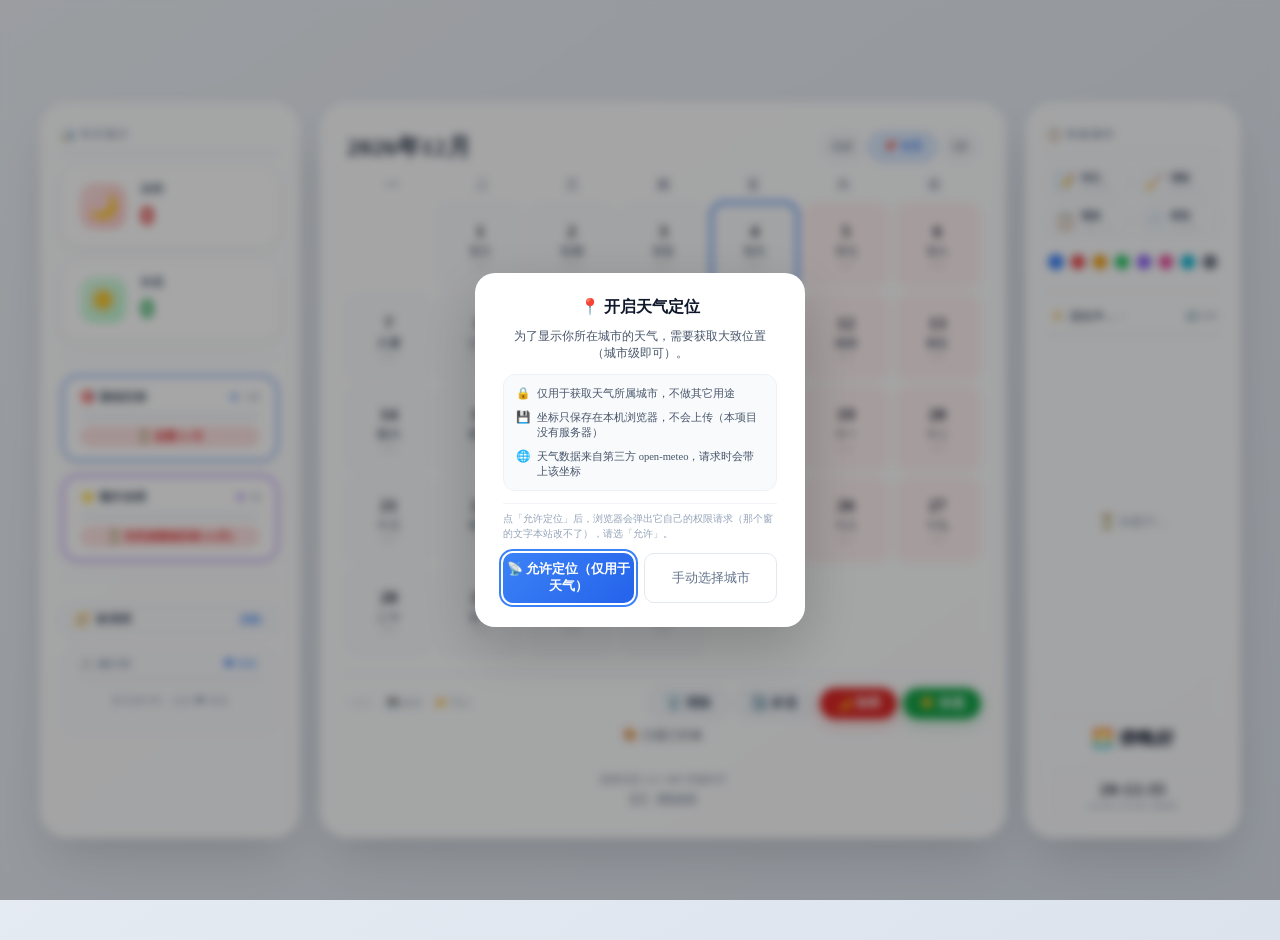
<file: index.html>
<!DOCTYPE html>
<html lang="zh-CN">

<head>
    <meta charset="UTF-8">
    <meta name="viewport" content="width=device-width, initial-scale=1.0, user-scalable=yes">

    <!-- ===== 基础 SEO ===== -->
    <title>排班日历 · 加班休息标记与月度目标进度</title>
    <meta name="description"
        content="免费开源的排班日历：点击即可标记加班与休息，追踪每月基础目标与额外加班进度。支持自定义大月/小月目标、农历节气、待办提醒、未来 6 天天气与离线使用。纯本地运行，数据只存本机、不上传服务器。">
    <meta name="keywords" content="排班日历,加班日历,倒班排班,休息记录,月度目标,农历节气,排班表,考勤记录,离线日历">
    <meta name="author" content="Huohuahui">
    <meta name="robots" content="index,follow">
    <link rel="canonical" href="https://huohuahui.github.io/CalendarSchedule/">

    <!-- ===== 社交分享（Open Graph / Twitter） ===== -->
    <meta property="og:type" content="website">
    <meta property="og:site_name" content="排班日历">
    <meta property="og:locale" content="zh_CN">
    <meta property="og:title" content="排班日历 · 加班休息标记与月度目标进度">
    <meta property="og:description"
        content="点击标记加班与休息，追踪每月目标进度。可自定义排班规则、带农历节气与待办提醒，纯本地运行、打开即用、可离线。">
    <meta property="og:url" content="https://huohuahui.github.io/CalendarSchedule/">
    <meta property="og:image" content="https://huohuahui.github.io/CalendarSchedule/icons/icon-512.png">
    <meta property="og:image:width" content="512">
    <meta property="og:image:height" content="512">
    <meta name="twitter:card" content="summary">
    <meta name="twitter:title" content="排班日历 · 加班休息标记与月度目标进度">
    <meta name="twitter:description"
        content="点击标记加班与休息，追踪每月目标进度。可自定义排班规则、带农历节气与待办提醒，纯本地运行、打开即用、可离线。">
    <meta name="twitter:image" content="https://huohuahui.github.io/CalendarSchedule/icons/icon-512.png">

    <link rel="stylesheet" href="css/main.css">
    <link rel="stylesheet" href="css/calendar.css">
    <link rel="stylesheet" href="css/sidebar.css">
    <link rel="stylesheet" href="css/progress.css">
    <link rel="stylesheet" href="css/themes.css">
    <link rel="stylesheet" href="css/todo.css">
    <link rel="stylesheet" href="css/backup.css">
    <!-- 网站图标 -->
    <link rel="icon"
        href="data:image/svg+xml,<svg xmlns='http://www.w3.org/2000/svg' viewBox='0 0 100 100'><text y='.9em' font-size='90'>📅</text></svg>">
    <!-- iOS 添加到主屏的图标（SVG favicon 在 iOS 上不生效） -->
    <link rel="apple-touch-icon" href="icons/apple-touch-icon.png">
    <!-- PWA manifest -->
    <link rel="manifest" href="pwa/manifest.json">
    <meta name="apple-mobile-web-app-capable" content="yes">
    <meta name="apple-mobile-web-app-status-bar-style" content="black-translucent">
    <meta name="theme-color" content="#3b82f6">

    <!-- ===== 结构化数据（帮助搜索引擎理解这是什么应用） ===== -->
    <script type="application/ld+json">
    {
        "@context": "https://schema.org",
        "@type": "WebApplication",
        "name": "排班日历",
        "alternateName": "加班/休息标记日历",
        "url": "https://huohuahui.github.io/CalendarSchedule/",
        "description": "免费开源的排班日历：标记每天的加班与休息，追踪每月基础目标与额外加班进度，支持自定义排班规则、农历节气、待办提醒、天气与离线使用。",
        "applicationCategory": "UtilitiesApplication",
        "operatingSystem": "Web (任何现代浏览器)",
        "inLanguage": "zh-CN",
        "isAccessibleForFree": true,
        "license": "https://opensource.org/licenses/MIT",
        "offers": {
            "@type": "Offer",
            "price": "0",
            "priceCurrency": "CNY"
        },
        "featureList": [
            "加班与休息日历标记",
            "可定制的月度目标与排班方案",
            "农历、节气与传统节日",
            "待办事项与临近提醒",
            "倒计时",
            "未来 6 天天气（自动定位或手动选城市）",
            "数据本地备份与导出",
            "多主题配色",
            "离线可用（PWA）"
        ]
    }
    </script>
</head>

<body>
    <div class="app-container">

        <!-- ===== 左侧面板 ===== -->
        <div class="side-panel" id="leftPanel">
            <div class="panel-title">📊 本月统计</div>

            <div class="stat-card">
                <div class="stat-icon overtime-icon">🌙</div>
                <div class="stat-info">
                    <div class="stat-label">加班</div>
                    <div class="stat-number overtime-num" id="overtimeCount">0</div>
                </div>
            </div>

            <div class="stat-card">
                <div class="stat-icon rest-icon">☀️</div>
                <div class="stat-info">
                    <div class="stat-label">休息</div>
                    <div class="stat-number rest-num" id="restCount">0</div>
                </div>
            </div>

            <hr class="divider">

            <div class="progress-section" id="progressSection">
                <div class="progress-header">
                    <span class="progress-label">🎯 基础目标</span>
                    <span class="progress-count">
                        <span class="done" id="progressDone">0</span>
                        <span class="target">/ <span id="progressTarget">14</span></span>
                    </span>
                </div>
                <div class="progress-bar-track">
                    <div class="progress-bar-fill" id="progressFill" style="width:0%"></div>
                </div>
                <div class="progress-status" id="progressStatus">⏳ 进行中...</div>
            </div>

            <div class="progress-section extra-section" id="extraProgressSection">
                <div class="progress-header">
                    <span class="progress-label">⭐ 额外加班</span>
                    <span class="progress-count">
                        <span class="done" id="extraDone">0</span>
                        <span class="target">/ <span id="extraTarget">8</span></span>
                    </span>
                </div>
                <div class="progress-bar-track">
                    <div class="progress-bar-fill" id="extraFill" style="width:0%"></div>
                </div>
                <div class="progress-status" id="extraStatus">⏳ 进行中...</div>
            </div>

            <hr class="divider">

            <!-- ===== 排班方案入口（目标天数可定制） ===== -->
            <div class="plan-entry-bar" id="planEntry" tabindex="0" role="button" title="定制排班方案：大月/小月目标与额外上限都能改">
                <span class="plan-entry-icon">🧭</span>
                <span class="plan-entry-name" id="planEntryHint">标准班</span>
                <span class="plan-entry-go">定制 ›</span>
            </div>

            <!-- ===== 倒计时模块 ===== -->
            <div class="countdown-module">
                <div class="countdown-header">
                    <span class="countdown-title">⏱️ 倒计时</span>
                    <span id="addCountdownBtn" class="countdown-add" tabindex="0" role="button">✚ 添加</span>
                </div>
                <div id="countdownList" class="countdown-list">
                    <div class="countdown-empty">暂无倒计时，点击 ✚ 添加</div>
                </div>
            </div>
        </div>

        <!-- ===== 日历主区域 ===== -->
        <div class="calendar-wrapper" id="app">
            <div class="calendar-header">
                <div class="month-year" id="monthYearDisplay">2026年7月</div>
                <div class="nav-group">
                    <button class="nav-btn" id="prevMonthBtn" aria-label="上一月"></button>
                    <button class="nav-btn today-btn" id="todayBtn">📌 今天</button>
                    <button class="nav-btn" id="nextMonthBtn" aria-label="下一月"></button>
                </div>
            </div>

            <div class="weekdays">
                <div>一</div>
                <div>二</div>
                <div>三</div>
                <div>四</div>
                <div>五</div>
                <div>六</div>
                <div>日</div>
            </div>

            <div class="days-grid" id="daysGrid"></div>

            <!-- ===== 底部操作栏 ===== -->
            <div class="footer-bar">
                <div class="footer-hints">
                    <span id="undoBtn" class="footer-link" tabindex="0" role="button" title="撤销上一步（Ctrl+Z）">↩︎ 撤销</span>
                    <span class="hint-sep">·</span>
                    <span id="backupBtn" class="footer-link" tabindex="0" role="button" title="备份 / 恢复数据">💾 备份</span>
                    <span class="hint-sep">·</span>
                    <span id="importBtn" class="footer-link" tabindex="0" role="button" title="从备份文件导入">📂 导入</span>
                </div>
                <div class="action-group">
                    <button class="action-btn clear-btn" id="clearMonthBtn">🗑️ 清除</button>
                    <button class="action-btn multi-btn" id="multiSelectBtn">☑️ 多选</button>
                    <button class="action-btn overtime-btn" id="markOvertimeBtn" draggable="true">🌙 加班</button>
                    <button class="action-btn rest-btn" id="markRestBtn" draggable="true">☀️ 休息</button>
                </div>
            </div>
            <div id="toastMessage" class="toast-message">💾 数据自动保存 · 拖拽按钮到日期可批量标记</div>

            <!-- ===== 页脚信息：居中两行，贴在日历盒子最底部（填掉两侧栏更高时留下的空白） ===== -->
            <div class="app-footer">
                <span class="app-footer-line">排班日历 v1.0 · MIT 开源许可</span>
                <span class="app-footer-line">
                    <a id="aboutLink" href="pages/about.html">关于</a>
                    <span class="hint-sep">·</span>
                    <a id="privacyLink" href="pages/privacy.html">隐私政策</a>
                </span>
            </div>
        </div>

        <!-- ===== 右侧面板 ===== -->
        <div class="side-panel right" id="rightPanel">
            <div class="panel-title">📋 快速操作</div>

            <!-- 四项快速操作排成 2×2 宫格，图标在左文字在右，尽量压缩高度 -->
            <div class="quick-actions">
                <div class="info-card" id="quickTodo" tabindex="0" role="button" title="打开待办事项总览">
                    <span class="icon">📝</span>
                    <span class="text-wrap">
                        <span class="name">待办</span>
                        <span class="hint" id="todoBadge">点击查看</span>
                    </span>
                </div>

                <div class="info-card" id="quickClear" tabindex="0" role="button" title="清空本月的所有标记">
                    <span class="icon">🧹</span>
                    <span class="text-wrap">
                        <span class="name">清除</span>
                        <span class="hint">清空本月</span>
                    </span>
                </div>

                <div class="info-card" id="quickTemplate" tabindex="0" role="button" title="套用排班模板（上五休二等）">
                    <span class="icon">📋</span>
                    <span class="text-wrap">
                        <span class="name">模板</span>
                        <span class="hint" id="quickTemplateHint">一键套用</span>
                    </span>
                </div>

                <div class="info-card" id="quickCopyPrev" tabindex="0" role="button" title="把上个月的排班复制到本月">
                    <span class="icon">📄</span>
                    <span class="text-wrap">
                        <span class="name">复制</span>
                        <span class="hint">上月排班</span>
                    </span>
                </div>
            </div>

            <!-- ===== 主题色（超小版，圆点由 themes.js 生成） ===== -->
            <div id="themeDots" class="theme-dots-row"></div>

            <hr class="divider">

            <!-- ===== 天气模块 ===== -->
            <div class="weather-module">
                <div class="weather-header">
                    <span class="weather-loc" id="weatherLocBtn" tabindex="0" role="button" title="点击切换城市">
                        🌤️ <span id="weatherLocName">定位中…</span><span class="weather-loc-caret">▾</span>
                    </span>
                    <span id="weatherRefresh" class="weather-refresh" tabindex="0" role="button" title="刷新天气">🔄 刷新</span>
                </div>
                <div id="weatherDisplay" class="weather-body">
                    <div class="weather-loading">⏳ 加载中...</div>
                </div>
            </div>

            <!-- ===== 问候语 ===== -->
            <div class="greeting-module">
                <div id="greetingDisplay" class="greeting-text">☀️ 上午好</div>
            </div>

            <!-- ===== 当前时间 ===== -->
            <div class="clock-module">
                <div id="clockDisplay" class="clock-text">--:--:--</div>
                <div class="clock-date">
                    <span id="dateDisplay">----年--月--日</span>
                </div>
            </div>
        </div>
    </div>

    <!-- ========== 加载 JavaScript ========== -->
    <!-- 农历算法库（lunar-javascript，约 300KB，本地 + 离线缓存，不阻塞渲染） -->
    <script src="js/error-log.js" defer></script>
    <script src="js/lunar.min.js" defer></script>
    <script src="js/utils.js" defer></script>
    <script src="js/analytics.js" defer></script>
    <script src="js/overlay.js" defer></script>
    <script src="js/modal.js" defer></script>
    <script src="js/storage.js" defer></script>
    <script src="js/history.js" defer></script>
    <script src="js/progress.js" defer></script>
    <script src="js/calendar.js" defer></script>
    <script src="js/dragDrop.js" defer></script>
    <script src="js/themes.js" defer></script>
    <script src="js/countdown.js" defer></script>
    <script src="js/templates.js" defer></script>
    <script src="js/plan.js" defer></script>
    <script src="js/todo.js" defer></script>
    <script src="js/todo-reminder.js" defer></script>
    <script src="js/weather-location.js" defer></script>
    <script src="js/backup.js" defer></script>
    <script src="js/cloud-config.js" defer></script>
    <script src="js/cloud-backup.js" defer></script>
    <script src="js/main.js" defer></script>

    <!-- 注册 Service Worker -->
    <script>
        if ('serviceWorker' in navigator) {
            navigator.serviceWorker.register('sw.js')
                .then(function (reg) {
                    console.log('✅ Service Worker 注册成功');
                })
                .catch(function (err) {
                    console.log('❌ Service Worker 注册失败:', err);
                });
        }
    </script>
</body>

</html>
</file>
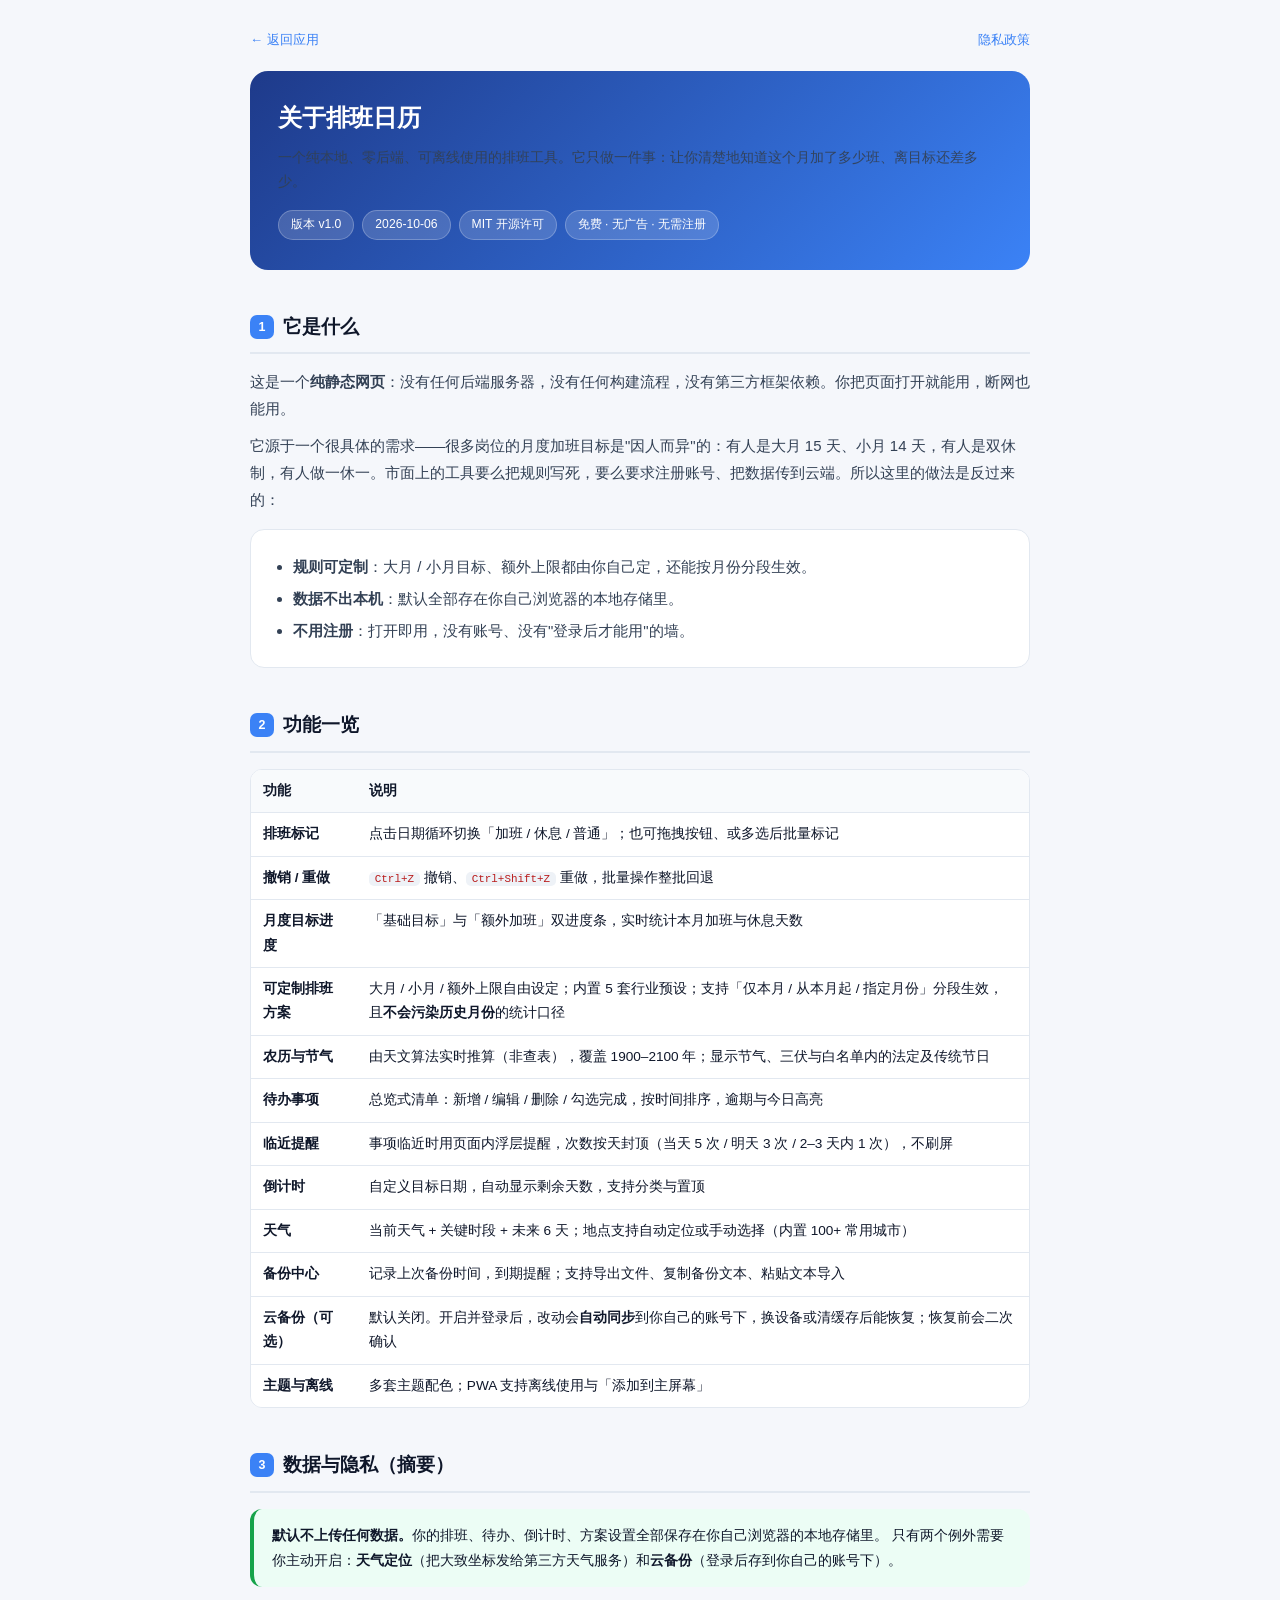
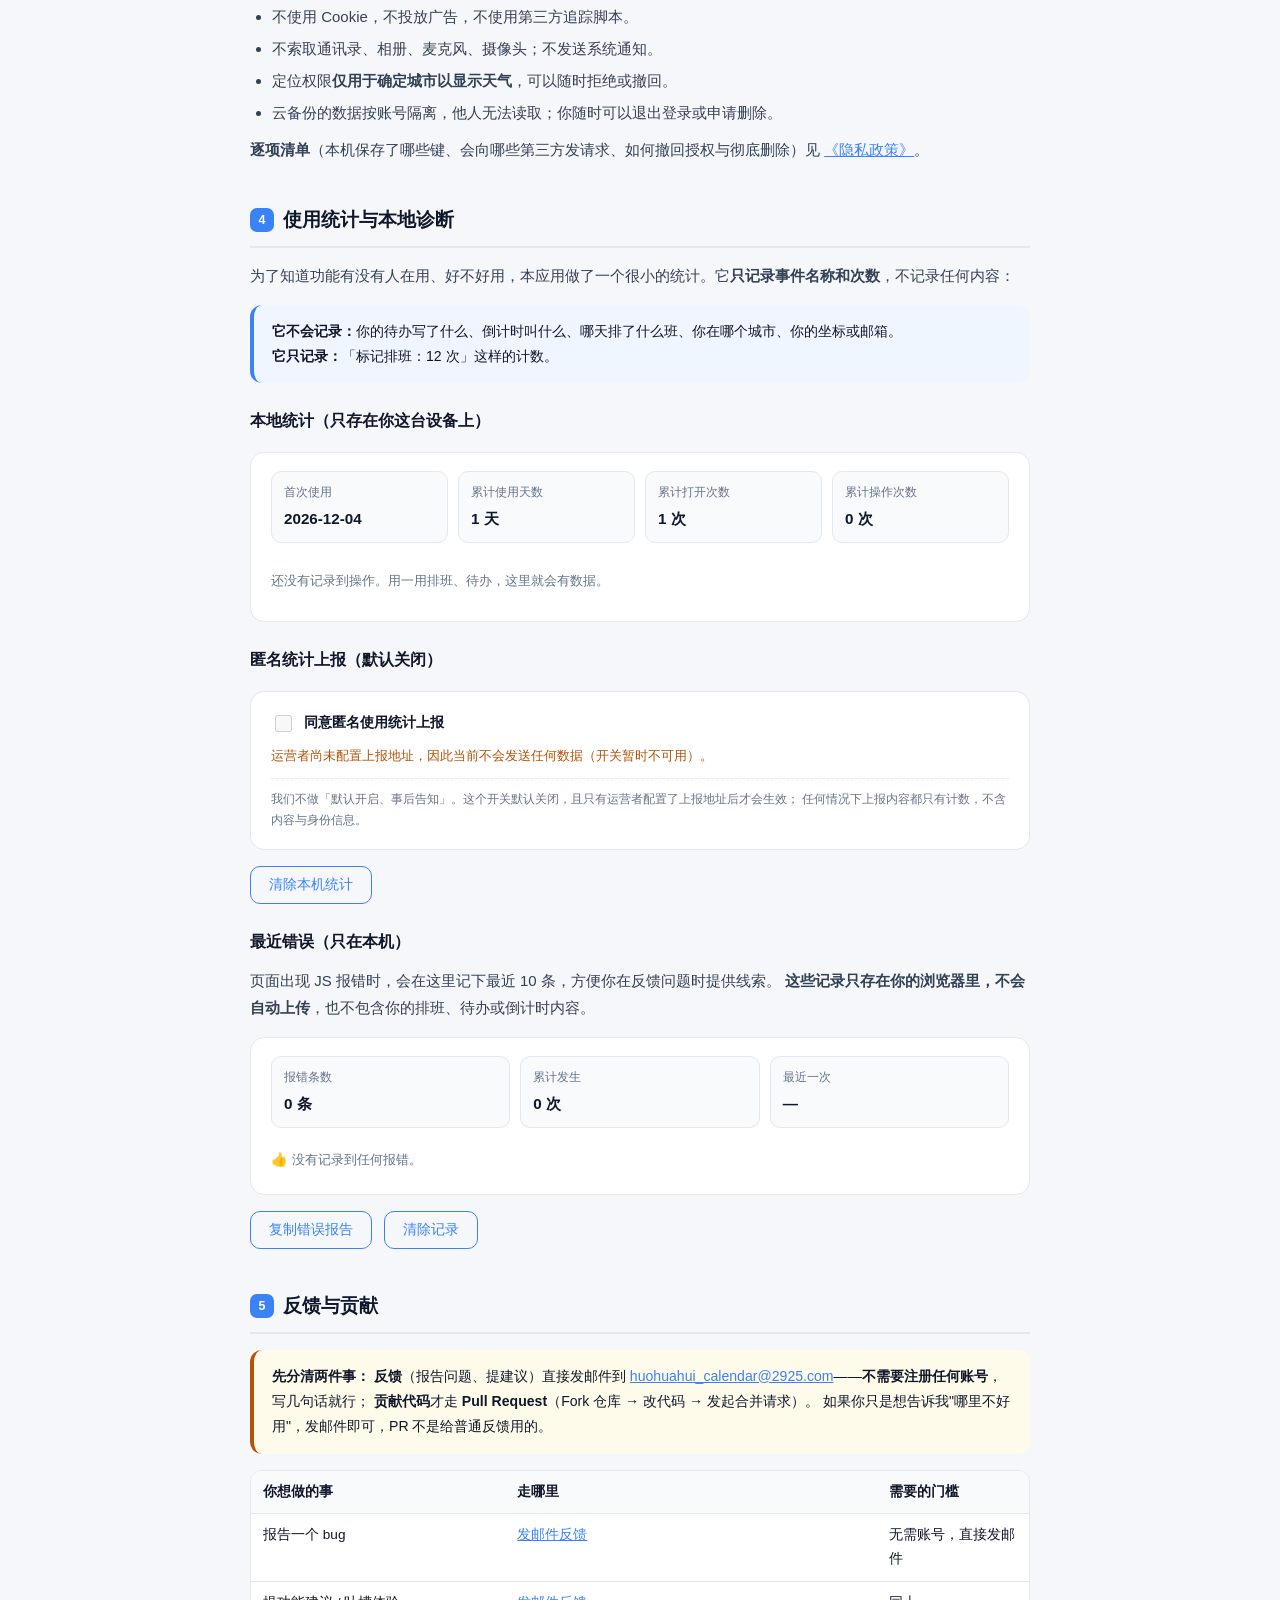
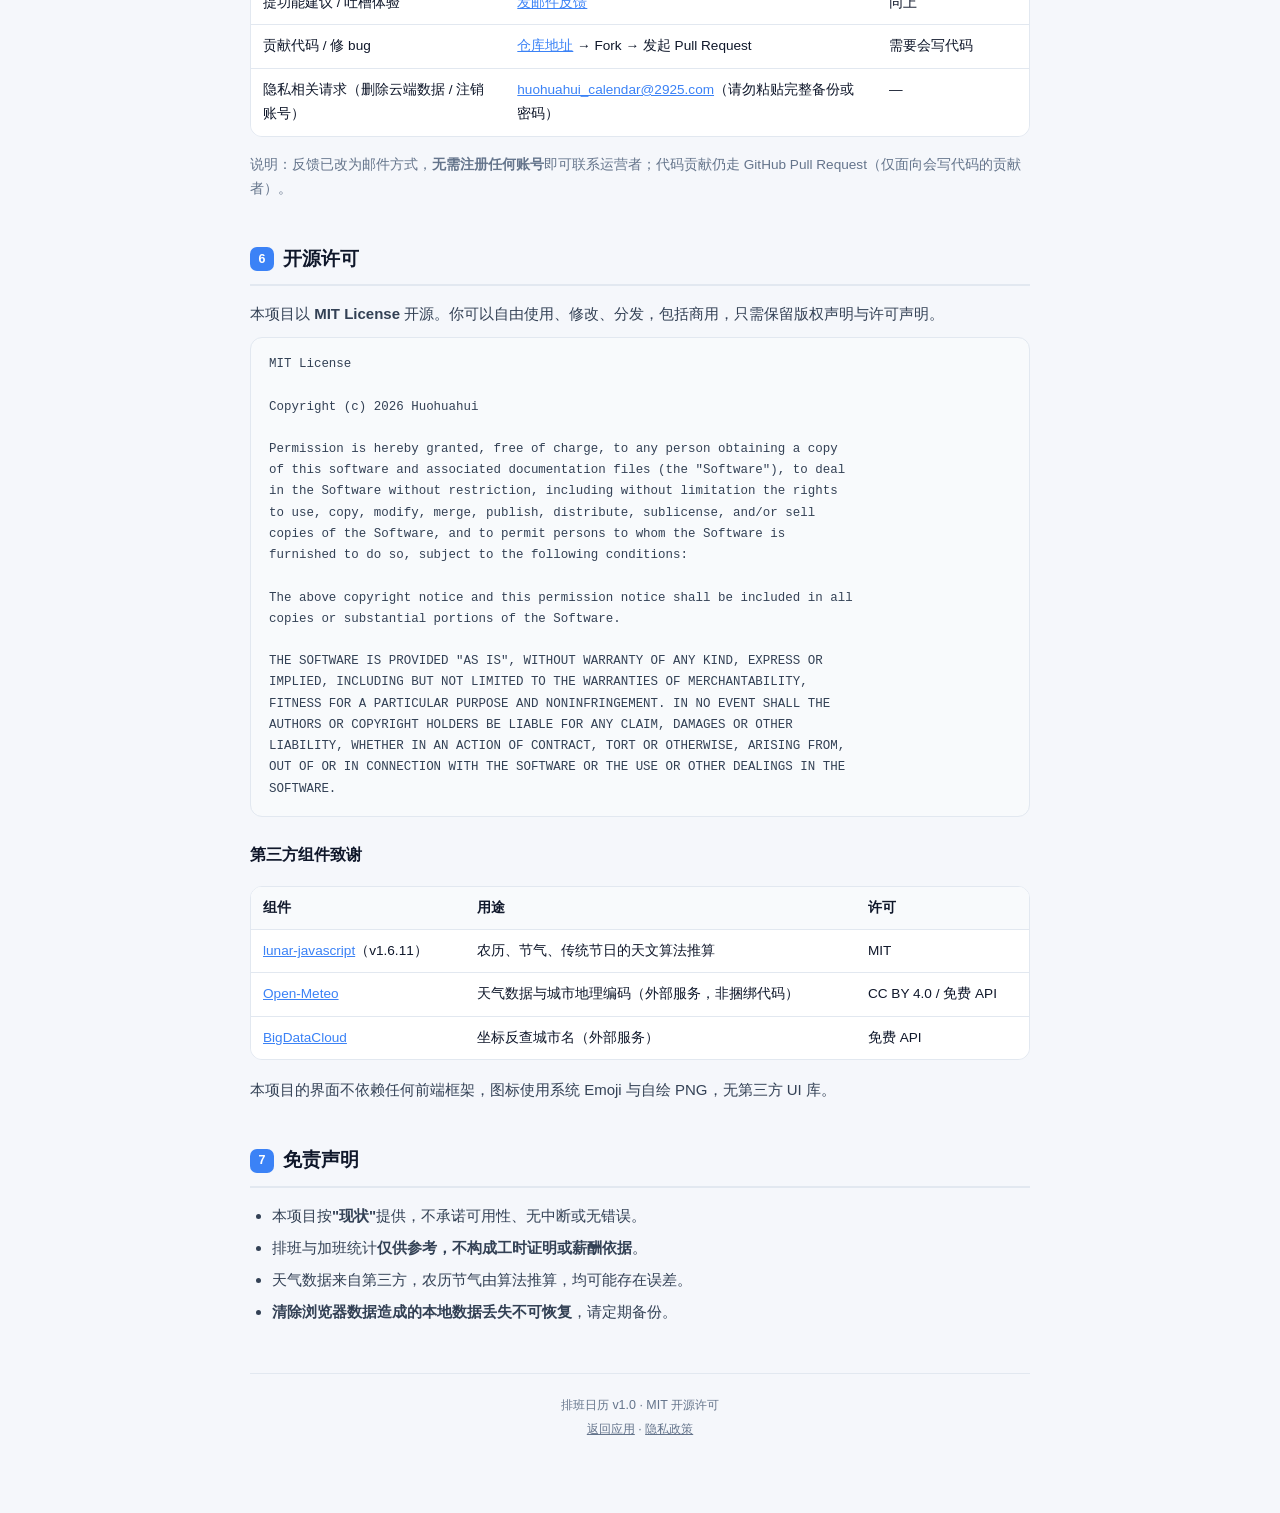
<file: pages/about.html>
<!DOCTYPE html>
<html lang="zh-CN">

<head>
    <meta charset="UTF-8">
    <meta name="viewport" content="width=device-width, initial-scale=1.0">
    <title>关于 · 排班日历</title>
    <meta name="description" content="关于排班日历：一个纯本地、零后端、可离线使用的免费开源排班工具。包含功能一览、数据与隐私说明、使用统计、反馈渠道与开源许可。">
    <link rel="canonical" href="https://huohuahui.github.io/CalendarSchedule/pages/about.html">
    <meta name="robots" content="index,follow">
    <meta name="theme-color" content="#3b82f6">
    <link rel="icon"
        href="data:image/svg+xml,<svg xmlns='http://www.w3.org/2000/svg' viewBox='0 0 100 100'><text y='.9em' font-size='90'>📅</text></svg>">
    <link rel="stylesheet" href="../css/page.css">
</head>

<body>
<div class="wrap">

    <div class="top-bar">
        <a class="back-link" href="../index.html">← 返回应用</a>
        <span class="top-links">
            <a class="back-link" href="privacy.html">隐私政策</a>
        </span>
    </div>

    <div class="doc-hero">
        <h1>关于排班日历</h1>
        <p>一个纯本地、零后端、可离线使用的排班工具。它只做一件事：让你清楚地知道这个月加了多少班、离目标还差多少。</p>
        <div class="doc-meta">
            <span>版本 v1.0</span>
            <span>2026-10-06</span>
            <span>MIT 开源许可</span>
            <span>免费 · 无广告 · 无需注册</span>
        </div>
    </div>

    <!-- ========== 它是什么 ========== -->
    <h2 id="what"><span class="n">1</span>它是什么</h2>

    <p>这是一个<b>纯静态网页</b>：没有任何后端服务器，没有任何构建流程，没有第三方框架依赖。你把页面打开就能用，断网也能用。</p>

    <p>它源于一个很具体的需求——很多岗位的月度加班目标是"因人而异"的：有人是大月 15 天、小月 14 天，有人是双休制，有人做一休一。市面上的工具要么把规则写死，要么要求注册账号、把数据传到云端。所以这里的做法是反过来的：</p>

    <div class="card">
        <ul style="margin:0">
            <li><b>规则可定制</b>：大月 / 小月目标、额外上限都由你自己定，还能按月份分段生效。</li>
            <li><b>数据不出本机</b>：默认全部存在你自己浏览器的本地存储里。</li>
            <li><b>不用注册</b>：打开即用，没有账号、没有"登录后才能用"的墙。</li>
        </ul>
    </div>

    <!-- ========== 功能一览 ========== -->
    <h2 id="features"><span class="n">2</span>功能一览</h2>

    <div class="tbl-wrap">
        <table>
            <thead><tr><th>功能</th><th>说明</th></tr></thead>
            <tbody>
            <tr><td><b>排班标记</b></td><td>点击日期循环切换「加班 / 休息 / 普通」；也可拖拽按钮、或多选后批量标记</td></tr>
            <tr><td><b>撤销 / 重做</b></td><td><code>Ctrl+Z</code> 撤销、<code>Ctrl+Shift+Z</code> 重做，批量操作整批回退</td></tr>
            <tr><td><b>月度目标进度</b></td><td>「基础目标」与「额外加班」双进度条，实时统计本月加班与休息天数</td></tr>
            <tr><td><b>可定制排班方案</b></td><td>大月 / 小月 / 额外上限自由设定；内置 5 套行业预设；支持「仅本月 / 从本月起 / 指定月份」分段生效，且<b>不会污染历史月份</b>的统计口径</td></tr>
            <tr><td><b>农历与节气</b></td><td>由天文算法实时推算（非查表），覆盖 1900–2100 年；显示节气、三伏与白名单内的法定及传统节日</td></tr>
            <tr><td><b>待办事项</b></td><td>总览式清单：新增 / 编辑 / 删除 / 勾选完成，按时间排序，逾期与今日高亮</td></tr>
            <tr><td><b>临近提醒</b></td><td>事项临近时用页面内浮层提醒，次数按天封顶（当天 5 次 / 明天 3 次 / 2–3 天内 1 次），不刷屏</td></tr>
            <tr><td><b>倒计时</b></td><td>自定义目标日期，自动显示剩余天数，支持分类与置顶</td></tr>
            <tr><td><b>天气</b></td><td>当前天气 + 关键时段 + 未来 6 天；地点支持自动定位或手动选择（内置 100+ 常用城市）</td></tr>
            <tr><td><b>备份中心</b></td><td>记录上次备份时间，到期提醒；支持导出文件、复制备份文本、粘贴文本导入</td></tr>
            <tr><td><b>云备份（可选）</b></td><td>默认关闭。开启并登录后，改动会<b>自动同步</b>到你自己的账号下，换设备或清缓存后能恢复；恢复前会二次确认</td></tr>
            <tr><td><b>主题与离线</b></td><td>多套主题配色；PWA 支持离线使用与「添加到主屏幕」</td></tr>
            </tbody>
        </table>
    </div>

    <!-- ========== 数据与隐私 ========== -->
    <h2 id="privacy"><span class="n">3</span>数据与隐私（摘要）</h2>

    <div class="callout ok">
        <b>默认不上传任何数据。</b>你的排班、待办、倒计时、方案设置全部保存在你自己浏览器的本地存储里。
        只有两个例外需要你主动开启：<b>天气定位</b>（把大致坐标发给第三方天气服务）和<b>云备份</b>（登录后存到你自己的账号下）。
    </div>

    <ul>
        <li>不使用 Cookie，不投放广告，不使用第三方追踪脚本。</li>
        <li>不索取通讯录、相册、麦克风、摄像头；不发送系统通知。</li>
        <li>定位权限<b>仅用于确定城市以显示天气</b>，可以随时拒绝或撤回。</li>
        <li>云备份的数据按账号隔离，他人无法读取；你随时可以退出登录或申请删除。</li>
    </ul>

    <p><b>逐项清单</b>（本机保存了哪些键、会向哪些第三方发请求、如何撤回授权与彻底删除）见
        <a href="privacy.html">《隐私政策》</a>。</p>

    <!-- ========== 使用统计 ========== -->
    <h2 id="stats"><span class="n">4</span>使用统计与本地诊断</h2>

    <p>为了知道功能有没有人在用、好不好用，本应用做了一个很小的统计。它<b>只记录事件名称和次数</b>，不记录任何内容：</p>

    <div class="callout info">
        <b>它不会记录：</b>你的待办写了什么、倒计时叫什么、哪天排了什么班、你在哪个城市、你的坐标或邮箱。<br>
        <b>它只记录：</b>「标记排班：12 次」这样的计数。
    </div>

    <h3>本地统计（只存在你这台设备上）</h3>
    <div class="card">
        <div id="statsMeta" class="stat-meta"></div>
        <div id="statsBody" class="stat-body"></div>
    </div>

    <h3>匿名统计上报（默认关闭）</h3>
    <div class="card" id="optinBox">
        <label class="optin-row">
            <input type="checkbox" id="optinToggle">
            <span>同意匿名使用统计上报</span>
        </label>
        <div class="optin-note" id="optinNote">读取中…</div>
        <div class="optin-privacy">
            我们不做「默认开启、事后告知」。这个开关默认关闭，且只有运营者配置了上报地址后才会生效；
            任何情况下上报内容都只有计数，不含内容与身份信息。
        </div>
    </div>

    <div style="margin-top:14px">
        <button type="button" class="btn ghost" id="statsClearBtn">清除本机统计</button>
    </div>

    <h3 id="errors">最近错误（只在本机）</h3>

    <p>页面出现 JS 报错时，会在这里记下最近 10 条，方便你在反馈问题时提供线索。
        <b>这些记录只存在你的浏览器里，不会自动上传</b>，也不包含你的排班、待办或倒计时内容。</p>

    <div class="card">
        <div id="errorMeta" class="stat-meta"></div>
        <div id="errorBody" class="stat-body"></div>
    </div>

    <div style="margin-top:14px">
        <button type="button" class="btn ghost" id="errorCopyBtn">复制错误报告</button>
        <button type="button" class="btn ghost" id="errorClearBtn" style="margin-left:8px">清除记录</button>
        <div class="err-note" id="errorCopyNote">已复制到剪贴板，粘贴到反馈邮件即可。</div>
        <div id="errorFallback"></div>
    </div>

    <!-- ========== 反馈与贡献 ========== -->
    <h2 id="feedback"><span class="n">5</span>反馈与贡献</h2>

    <div class="callout warn">
        <b>先分清两件事：</b>
        <b>反馈</b>（报告问题、提建议）直接发邮件到 <a href="mailto:huohuahui_calendar@2925.com">huohuahui_calendar@2925.com</a>——<b>不需要注册任何账号</b>，写几句话就行；
        <b>贡献代码</b>才走 <b>Pull Request</b>（Fork 仓库 → 改代码 → 发起合并请求）。
        如果你只是想告诉我"哪里不好用"，发邮件即可，PR 不是给普通反馈用的。
    </div>

    <div class="tbl-wrap">
        <table>
            <thead><tr><th>你想做的事</th><th>走哪里</th><th>需要的门槛</th></tr></thead>
            <tbody>
            <tr>
                <td>报告一个 bug</td>
                <td><a href="mailto:huohuahui_calendar@2925.com">发邮件反馈</a></td>
                <td>无需账号，直接发邮件</td>
            </tr>
            <tr>
                <td>提功能建议 / 吐槽体验</td>
                <td><a href="mailto:huohuahui_calendar@2925.com">发邮件反馈</a></td>
                <td>同上</td>
            </tr>
            <tr>
                <td>贡献代码 / 修 bug</td>
                <td><a href="https://github.com/Huohuahui/CalendarSchedule" target="_blank" rel="noopener noreferrer">仓库地址</a> → Fork → 发起 Pull Request</td>
                <td>需要会写代码</td>
            </tr>
            <tr>
                <td>隐私相关请求（删除云端数据 / 注销账号）</td>
                <td><a href="mailto:huohuahui_calendar@2925.com">huohuahui_calendar@2925.com</a>（请勿粘贴完整备份或密码）</td>
                <td>—</td>
            </tr>
            </tbody>
        </table>
    </div>

    <p style="font-size:0.85rem;color:var(--ink3)">
        说明：反馈已改为邮件方式，<b>无需注册任何账号</b>即可联系运营者；代码贡献仍走 GitHub Pull Request（仅面向会写代码的贡献者）。
    </p>

    <!-- ========== 开源许可 ========== -->
    <h2 id="license"><span class="n">6</span>开源许可</h2>

    <p>本项目以 <b>MIT License</b> 开源。你可以自由使用、修改、分发，包括商用，只需保留版权声明与许可声明。</p>

    <div class="license-text">MIT License

Copyright (c) 2026 Huohuahui

Permission is hereby granted, free of charge, to any person obtaining a copy
of this software and associated documentation files (the "Software"), to deal
in the Software without restriction, including without limitation the rights
to use, copy, modify, merge, publish, distribute, sublicense, and/or sell
copies of the Software, and to permit persons to whom the Software is
furnished to do so, subject to the following conditions:

The above copyright notice and this permission notice shall be included in all
copies or substantial portions of the Software.

THE SOFTWARE IS PROVIDED "AS IS", WITHOUT WARRANTY OF ANY KIND, EXPRESS OR
IMPLIED, INCLUDING BUT NOT LIMITED TO THE WARRANTIES OF MERCHANTABILITY,
FITNESS FOR A PARTICULAR PURPOSE AND NONINFRINGEMENT. IN NO EVENT SHALL THE
AUTHORS OR COPYRIGHT HOLDERS BE LIABLE FOR ANY CLAIM, DAMAGES OR OTHER
LIABILITY, WHETHER IN AN ACTION OF CONTRACT, TORT OR OTHERWISE, ARISING FROM,
OUT OF OR IN CONNECTION WITH THE SOFTWARE OR THE USE OR OTHER DEALINGS IN THE
SOFTWARE.</div>

    <h3>第三方组件致谢</h3>
    <div class="tbl-wrap">
        <table>
            <thead><tr><th>组件</th><th>用途</th><th>许可</th></tr></thead>
            <tbody>
            <tr>
                <td><a href="https://github.com/6tail/lunar-javascript" target="_blank" rel="noopener noreferrer">lunar-javascript</a>（v1.6.11）</td>
                <td>农历、节气、传统节日的天文算法推算</td>
                <td>MIT</td>
            </tr>
            <tr>
                <td><a href="https://open-meteo.com/" target="_blank" rel="noopener noreferrer">Open-Meteo</a></td>
                <td>天气数据与城市地理编码（外部服务，非捆绑代码）</td>
                <td>CC BY 4.0 / 免费 API</td>
            </tr>
            <tr>
                <td><a href="https://www.bigdatacloud.com/" target="_blank" rel="noopener noreferrer">BigDataCloud</a></td>
                <td>坐标反查城市名（外部服务）</td>
                <td>免费 API</td>
            </tr>
            </tbody>
        </table>
    </div>

    <p>本项目的界面不依赖任何前端框架，图标使用系统 Emoji 与自绘 PNG，无第三方 UI 库。</p>

    <!-- ========== 免责 ========== -->
    <h2 id="disclaimer"><span class="n">7</span>免责声明</h2>

    <ul>
        <li>本项目按<b>"现状"</b>提供，不承诺可用性、无中断或无错误。</li>
        <li>排班与加班统计<b>仅供参考，不构成工时证明或薪酬依据</b>。</li>
        <li>天气数据来自第三方，农历节气由算法推算，均可能存在误差。</li>
        <li><b>清除浏览器数据造成的本地数据丢失不可恢复</b>，请定期备份。</li>
    </ul>

    <div class="doc-footer">
        排班日历 v1.0 · MIT 开源许可<br>
        <a href="../index.html">返回应用</a> · <a href="privacy.html">隐私政策</a>
    </div>

</div>

<script src="../js/utils.js"></script>
<script src="../js/error-log.js"></script>
<script src="../js/analytics.js"></script>
<script src="../js/about.js"></script>
</body>

</html>
</file>
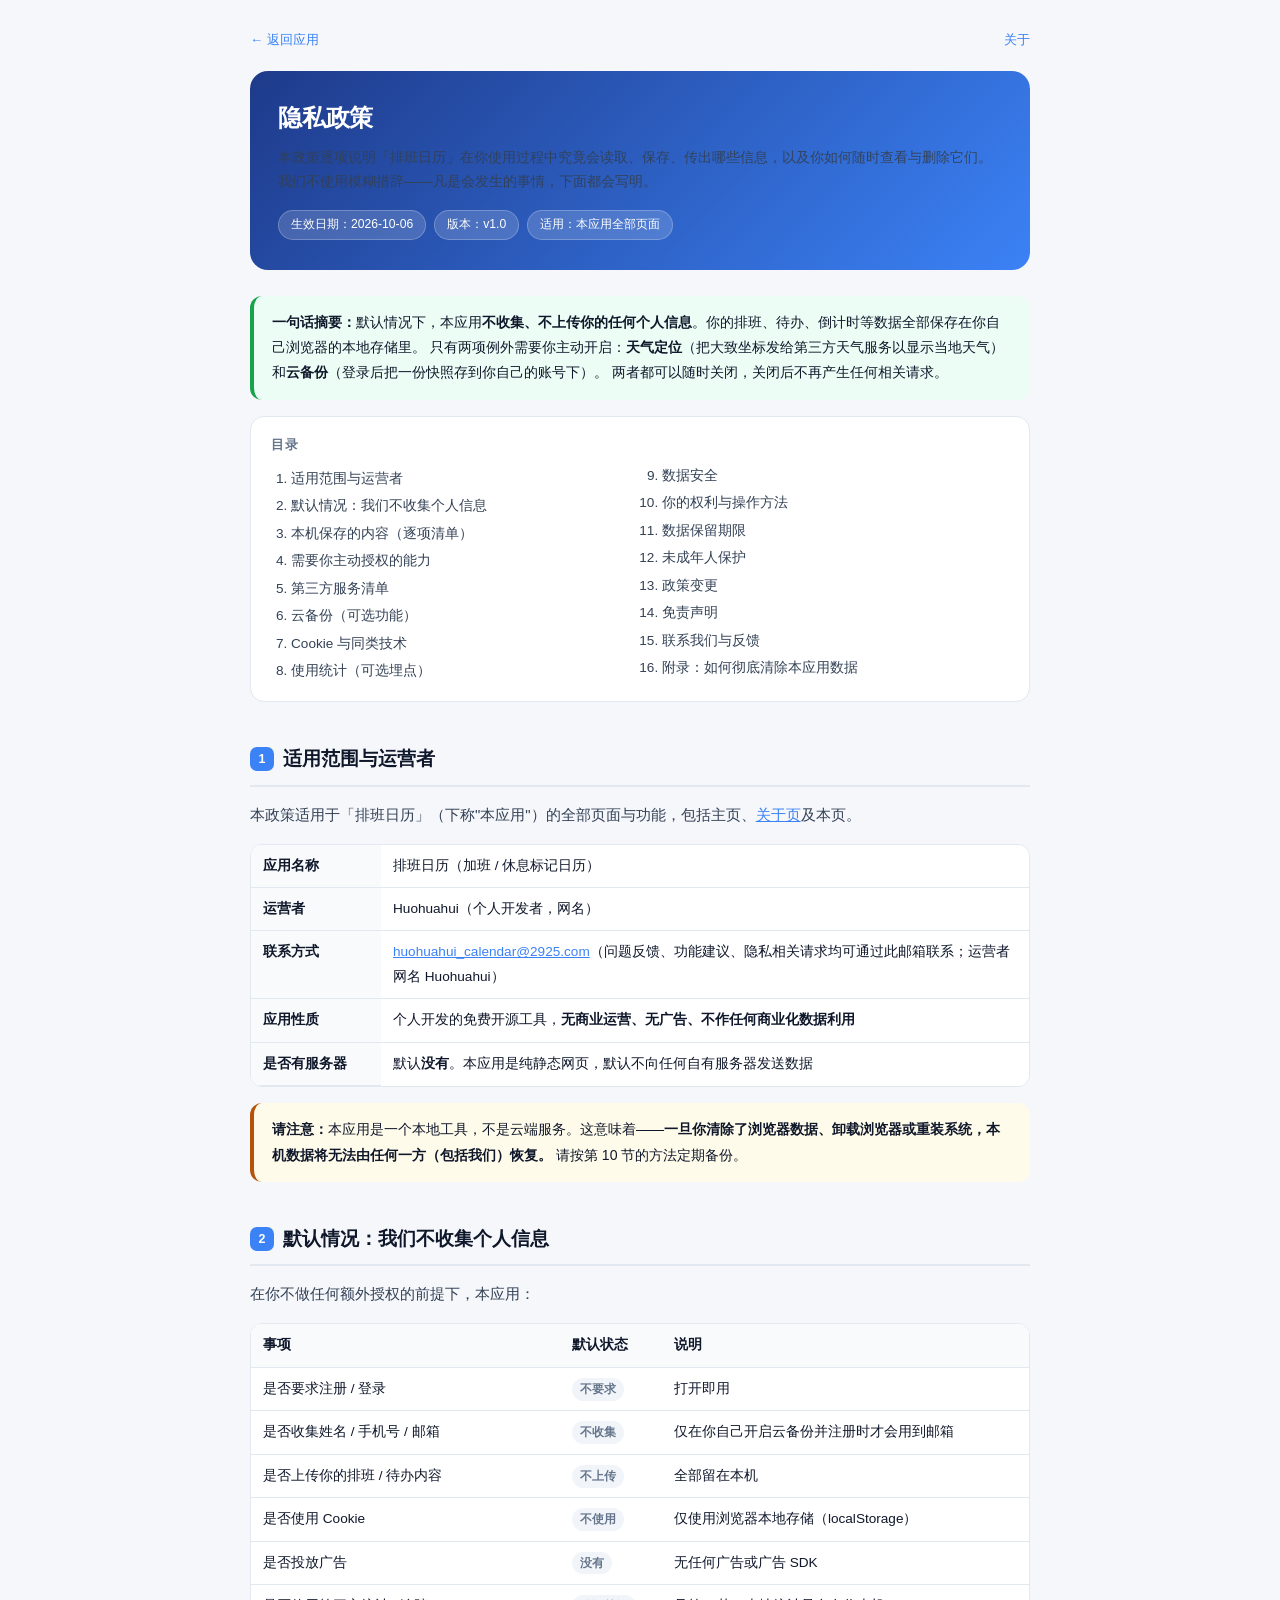
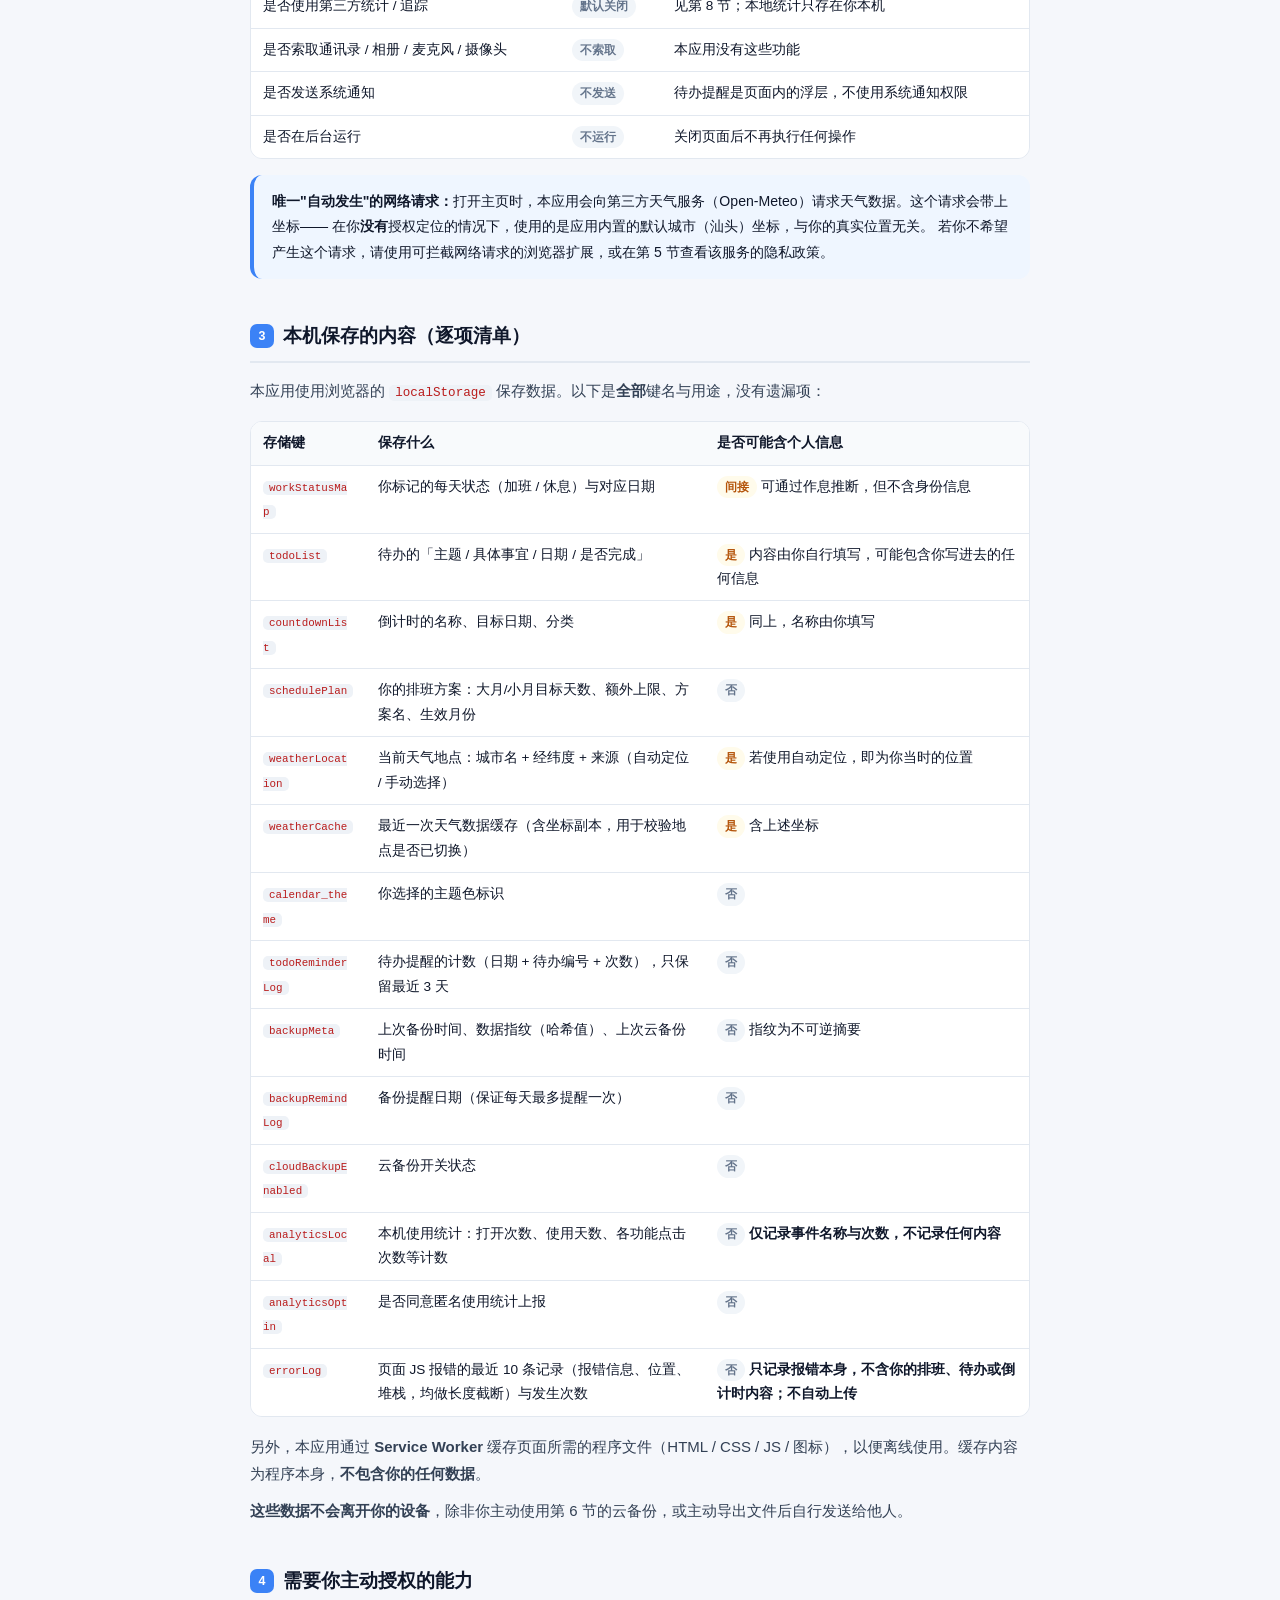
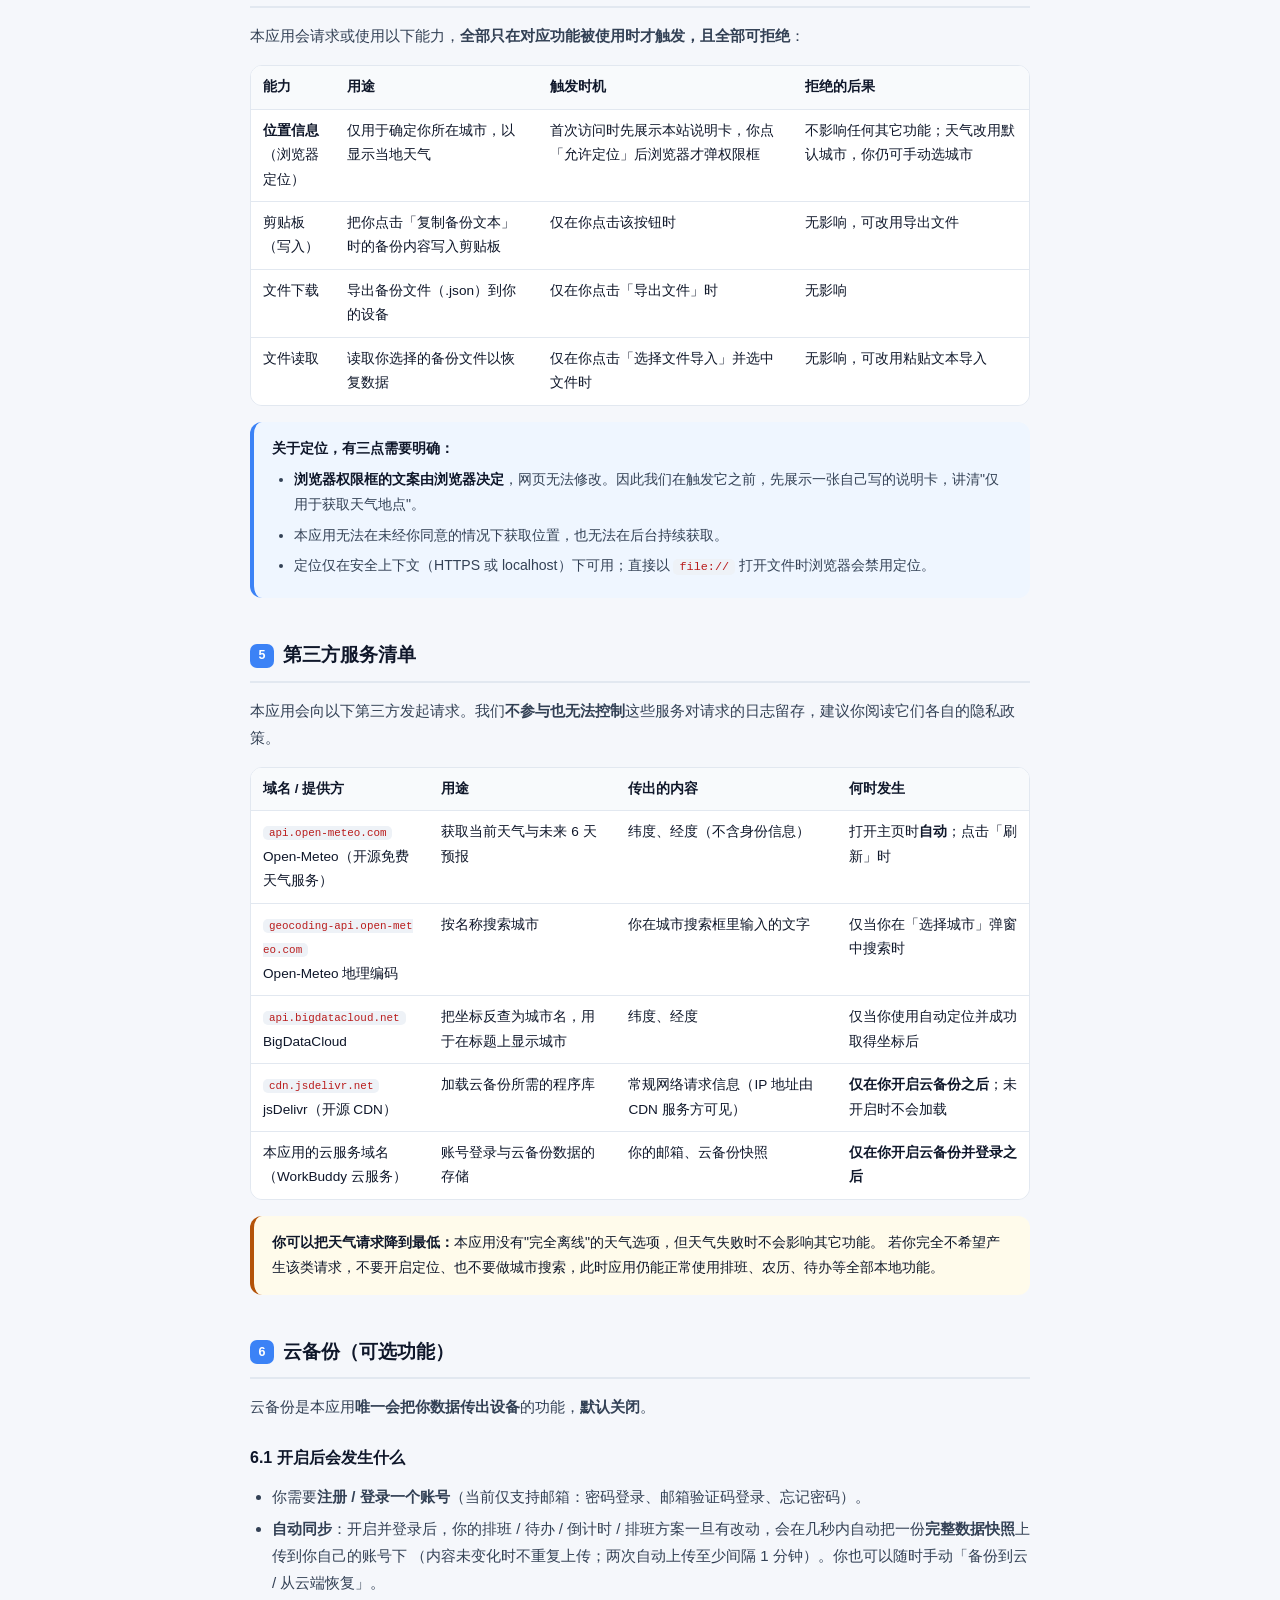
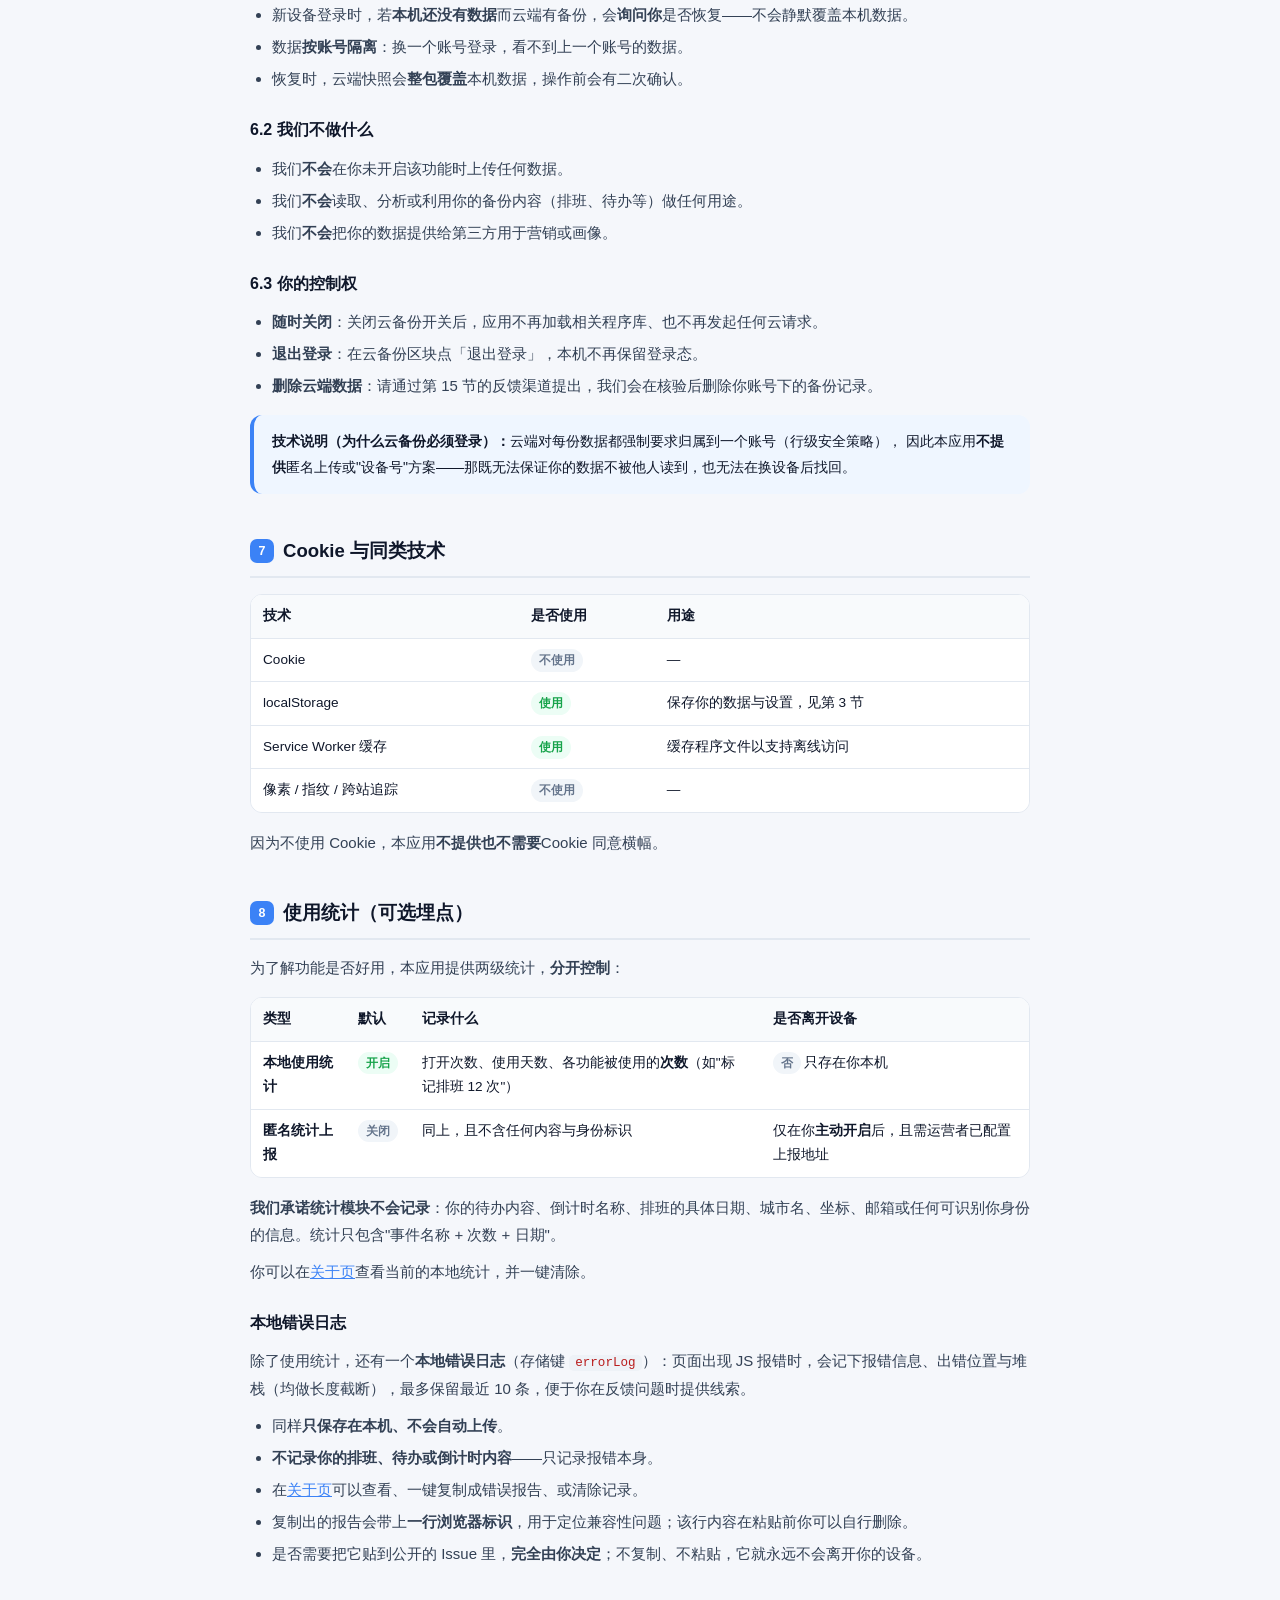
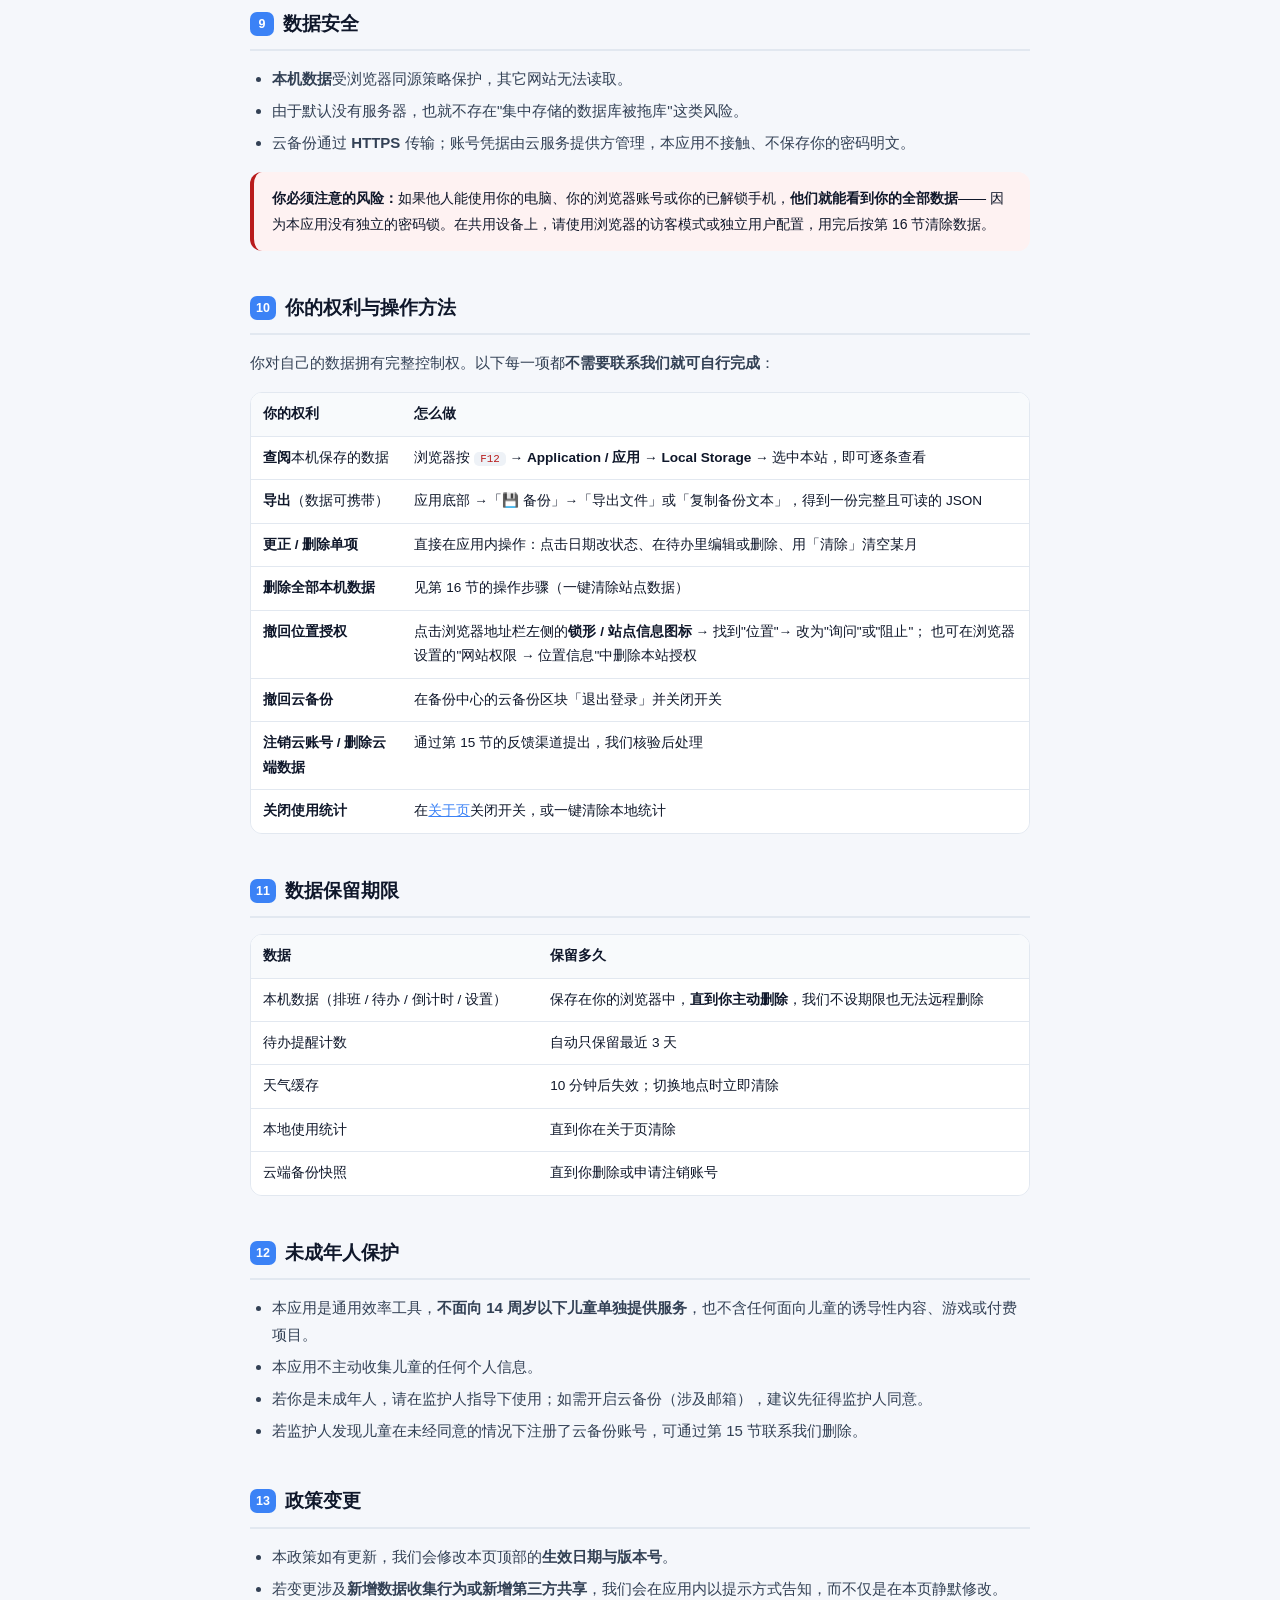
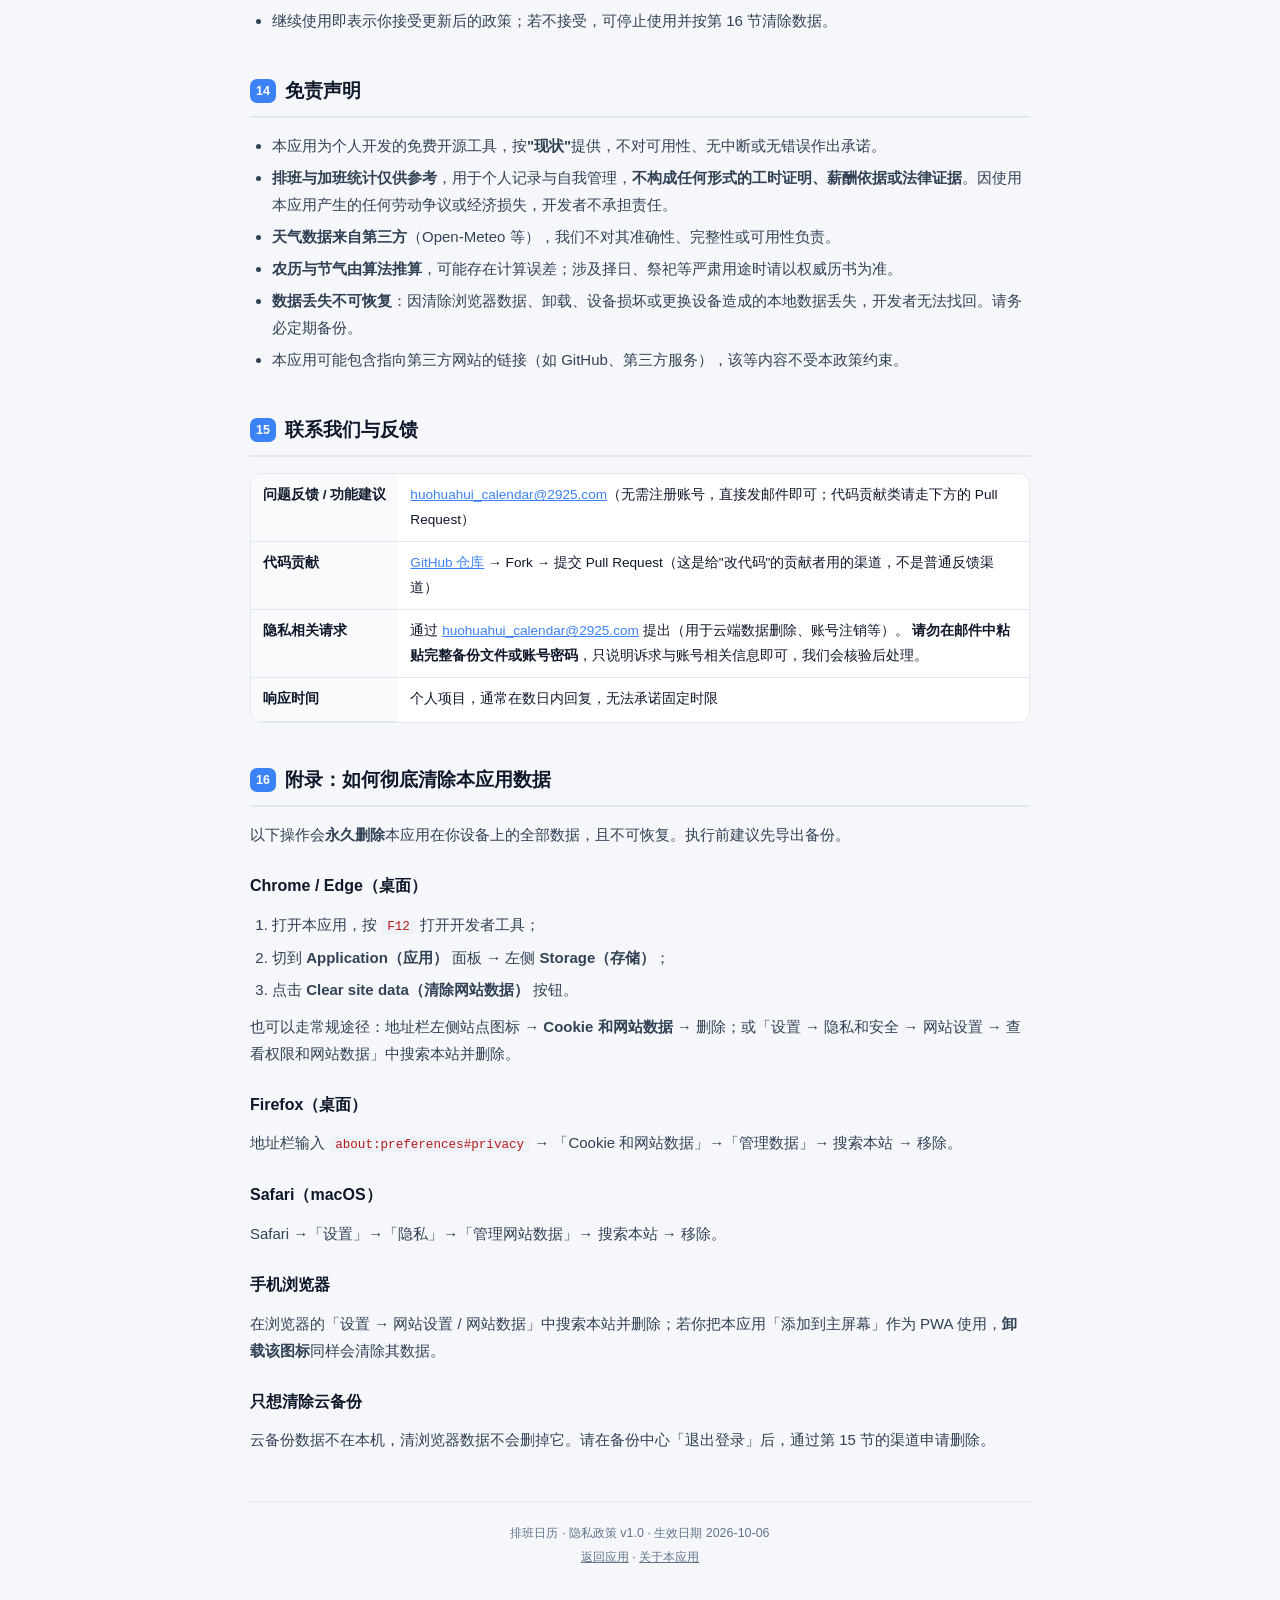
<file: pages/privacy.html>
<!DOCTYPE html>
<html lang="zh-CN">

<head>
    <meta charset="UTF-8">
    <meta name="viewport" content="width=device-width, initial-scale=1.0">
    <title>隐私政策 · 排班日历</title>
    <meta name="description" content="排班日历隐私政策：数据默认全部保存在你本机浏览器，不上传服务器；逐项说明本地存储内容、第三方请求、定位权限用途，以及你查询、导出、删除数据与撤回授权的具体方法。">
    <link rel="canonical" href="https://huohuahui.github.io/CalendarSchedule/pages/privacy.html">
    <meta name="robots" content="index,follow">
    <meta name="theme-color" content="#3b82f6">
    <link rel="icon"
        href="data:image/svg+xml,<svg xmlns='http://www.w3.org/2000/svg' viewBox='0 0 100 100'><text y='.9em' font-size='90'>📅</text></svg>">
    <link rel="stylesheet" href="../css/page.css">
</head>

<body>
<div class="wrap">

    <div class="top-bar">
        <a class="back-link" href="../index.html">← 返回应用</a>
        <span class="top-links">
            <a class="back-link" href="about.html">关于</a>
        </span>
    </div>

    <div class="doc-hero">
        <h1>隐私政策</h1>
        <p>本政策逐项说明「排班日历」在你使用过程中究竟会读取、保存、传出哪些信息，以及你如何随时查看与删除它们。我们不使用模糊措辞——凡是会发生的事情，下面都会写明。</p>
        <div class="doc-meta">
            <span>生效日期：2026-10-06</span>
            <span>版本：v1.0</span>
            <span>适用：本应用全部页面</span>
        </div>
    </div>

    <div class="callout ok">
        <b>一句话摘要：</b>默认情况下，本应用<b>不收集、不上传你的任何个人信息</b>。你的排班、待办、倒计时等数据全部保存在你自己浏览器的本地存储里。
        只有两项例外需要你主动开启：<b>天气定位</b>（把大致坐标发给第三方天气服务以显示当地天气）和<b>云备份</b>（登录后把一份快照存到你自己的账号下）。
        两者都可以随时关闭，关闭后不再产生任何相关请求。
    </div>

    <div class="doc-toc">
        <div class="toc-title">目录</div>
        <ol>
            <li><a href="#s1">适用范围与运营者</a></li>
            <li><a href="#s2">默认情况：我们不收集个人信息</a></li>
            <li><a href="#s3">本机保存的内容（逐项清单）</a></li>
            <li><a href="#s4">需要你主动授权的能力</a></li>
            <li><a href="#s5">第三方服务清单</a></li>
            <li><a href="#s6">云备份（可选功能）</a></li>
            <li><a href="#s7">Cookie 与同类技术</a></li>
            <li><a href="#s8">使用统计（可选埋点）</a></li>
            <li><a href="#s9">数据安全</a></li>
            <li><a href="#s10">你的权利与操作方法</a></li>
            <li><a href="#s11">数据保留期限</a></li>
            <li><a href="#s12">未成年人保护</a></li>
            <li><a href="#s13">政策变更</a></li>
            <li><a href="#s14">免责声明</a></li>
            <li><a href="#s15">联系我们与反馈</a></li>
            <li><a href="#s16">附录：如何彻底清除本应用数据</a></li>
        </ol>
    </div>

    <!-- ========== 1 ========== -->
    <h2 id="s1"><span class="n">1</span>适用范围与运营者</h2>

    <p>本政策适用于「排班日历」（下称"本应用"）的全部页面与功能，包括主页、<a href="about.html">关于页</a>及本页。</p>

    <div class="tbl-wrap">
        <table>
            <tbody>
            <tr><th style="width:130px">应用名称</th><td>排班日历（加班 / 休息标记日历）</td></tr>
            <tr><th>运营者</th><td>Huohuahui（个人开发者，网名）</td></tr>
            <tr><th>联系方式</th><td><a href="mailto:huohuahui_calendar@2925.com">huohuahui_calendar@2925.com</a>（问题反馈、功能建议、隐私相关请求均可通过此邮箱联系；运营者网名 Huohuahui）</td></tr>
            <tr><th>应用性质</th><td>个人开发的免费开源工具，<b>无商业运营、无广告、不作任何商业化数据利用</b></td></tr>
            <tr><th>是否有服务器</th><td>默认<b>没有</b>。本应用是纯静态网页，默认不向任何自有服务器发送数据</td></tr>
            </tbody>
        </table>
    </div>

    <div class="callout warn">
        <b>请注意：</b>本应用是一个本地工具，不是云端服务。这意味着——<b>一旦你清除了浏览器数据、卸载浏览器或重装系统，本机数据将无法由任何一方（包括我们）恢复。</b>
        请按第 10 节的方法定期备份。
    </div>

    <!-- ========== 2 ========== -->
    <h2 id="s2"><span class="n">2</span>默认情况：我们不收集个人信息</h2>

    <p>在你不做任何额外授权的前提下，本应用：</p>

    <div class="tbl-wrap">
        <table>
            <thead><tr><th>事项</th><th>默认状态</th><th>说明</th></tr></thead>
            <tbody>
            <tr><td>是否要求注册 / 登录</td><td><span class="tag no">不要求</span></td><td>打开即用</td></tr>
            <tr><td>是否收集姓名 / 手机号 / 邮箱</td><td><span class="tag no">不收集</span></td><td>仅在你自己开启云备份并注册时才会用到邮箱</td></tr>
            <tr><td>是否上传你的排班 / 待办内容</td><td><span class="tag no">不上传</span></td><td>全部留在本机</td></tr>
            <tr><td>是否使用 Cookie</td><td><span class="tag no">不使用</span></td><td>仅使用浏览器本地存储（localStorage）</td></tr>
            <tr><td>是否投放广告</td><td><span class="tag no">没有</span></td><td>无任何广告或广告 SDK</td></tr>
            <tr><td>是否使用第三方统计 / 追踪</td><td><span class="tag no">默认关闭</span></td><td>见第 8 节；本地统计只存在你本机</td></tr>
            <tr><td>是否索取通讯录 / 相册 / 麦克风 / 摄像头</td><td><span class="tag no">不索取</span></td><td>本应用没有这些功能</td></tr>
            <tr><td>是否发送系统通知</td><td><span class="tag no">不发送</span></td><td>待办提醒是页面内的浮层，不使用系统通知权限</td></tr>
            <tr><td>是否在后台运行</td><td><span class="tag no">不运行</span></td><td>关闭页面后不再执行任何操作</td></tr>
            </tbody>
        </table>
    </div>

    <div class="callout info">
        <b>唯一"自动发生"的网络请求：</b>打开主页时，本应用会向第三方天气服务（Open-Meteo）请求天气数据。这个请求会带上坐标——
        在你<b>没有</b>授权定位的情况下，使用的是应用内置的默认城市（汕头）坐标，与你的真实位置无关。
        若你不希望产生这个请求，请使用可拦截网络请求的浏览器扩展，或在第 5 节查看该服务的隐私政策。
    </div>

    <!-- ========== 3 ========== -->
    <h2 id="s3"><span class="n">3</span>本机保存的内容（逐项清单）</h2>

    <p>本应用使用浏览器的 <code>localStorage</code> 保存数据。以下是<b>全部</b>键名与用途，没有遗漏项：</p>

    <div class="tbl-wrap">
        <table>
            <thead><tr><th>存储键</th><th>保存什么</th><th>是否可能含个人信息</th></tr></thead>
            <tbody>
            <tr>
                <td><code>workStatusMap</code></td>
                <td>你标记的每天状态（加班 / 休息）与对应日期</td>
                <td><span class="tag need">间接</span> 可通过作息推断，但不含身份信息</td>
            </tr>
            <tr>
                <td><code>todoList</code></td>
                <td>待办的「主题 / 具体事宜 / 日期 / 是否完成」</td>
                <td><span class="tag need">是</span> 内容由你自行填写，可能包含你写进去的任何信息</td>
            </tr>
            <tr>
                <td><code>countdownList</code></td>
                <td>倒计时的名称、目标日期、分类</td>
                <td><span class="tag need">是</span> 同上，名称由你填写</td>
            </tr>
            <tr>
                <td><code>schedulePlan</code></td>
                <td>你的排班方案：大月/小月目标天数、额外上限、方案名、生效月份</td>
                <td><span class="tag no">否</span></td>
            </tr>
            <tr>
                <td><code>weatherLocation</code></td>
                <td>当前天气地点：城市名 + 经纬度 + 来源（自动定位 / 手动选择）</td>
                <td><span class="tag need">是</span> 若使用自动定位，即为你当时的位置</td>
            </tr>
            <tr>
                <td><code>weatherCache</code></td>
                <td>最近一次天气数据缓存（含坐标副本，用于校验地点是否已切换）</td>
                <td><span class="tag need">是</span> 含上述坐标</td>
            </tr>
            <tr>
                <td><code>calendar_theme</code></td>
                <td>你选择的主题色标识</td>
                <td><span class="tag no">否</span></td>
            </tr>
            <tr>
                <td><code>todoReminderLog</code></td>
                <td>待办提醒的计数（日期 + 待办编号 + 次数），只保留最近 3 天</td>
                <td><span class="tag no">否</span></td>
            </tr>
            <tr>
                <td><code>backupMeta</code></td>
                <td>上次备份时间、数据指纹（哈希值）、上次云备份时间</td>
                <td><span class="tag no">否</span> 指纹为不可逆摘要</td>
            </tr>
            <tr>
                <td><code>backupRemindLog</code></td>
                <td>备份提醒日期（保证每天最多提醒一次）</td>
                <td><span class="tag no">否</span></td>
            </tr>
            <tr>
                <td><code>cloudBackupEnabled</code></td>
                <td>云备份开关状态</td>
                <td><span class="tag no">否</span></td>
            </tr>
            <tr>
                <td><code>analyticsLocal</code></td>
                <td>本机使用统计：打开次数、使用天数、各功能点击次数等计数</td>
                <td><span class="tag no">否</span> <b>仅记录事件名称与次数，不记录任何内容</b></td>
            </tr>
            <tr>
                <td><code>analyticsOptin</code></td>
                <td>是否同意匿名使用统计上报</td>
                <td><span class="tag no">否</span></td>
            </tr>
            <tr>
                <td><code>errorLog</code></td>
                <td>页面 JS 报错的最近 10 条记录（报错信息、位置、堆栈，均做长度截断）与发生次数</td>
                <td><span class="tag no">否</span> <b>只记录报错本身，不含你的排班、待办或倒计时内容；不自动上传</b></td>
            </tr>
            </tbody>
        </table>
    </div>

    <p>另外，本应用通过 <b>Service Worker</b> 缓存页面所需的程序文件（HTML / CSS / JS / 图标），以便离线使用。缓存内容为程序本身，<b>不包含你的任何数据</b>。</p>

    <p><b>这些数据不会离开你的设备</b>，除非你主动使用第 6 节的云备份，或主动导出文件后自行发送给他人。</p>

    <!-- ========== 4 ========== -->
    <h2 id="s4"><span class="n">4</span>需要你主动授权的能力</h2>

    <p>本应用会请求或使用以下能力，<b>全部只在对应功能被使用时才触发，且全部可拒绝</b>：</p>

    <div class="tbl-wrap">
        <table>
            <thead><tr><th>能力</th><th>用途</th><th>触发时机</th><th>拒绝的后果</th></tr></thead>
            <tbody>
            <tr>
                <td><b>位置信息</b><br>（浏览器定位）</td>
                <td>仅用于确定你所在城市，以显示当地天气</td>
                <td>首次访问时先展示本站说明卡，你点「允许定位」后浏览器才弹权限框</td>
                <td>不影响任何其它功能；天气改用默认城市，你仍可手动选城市</td>
            </tr>
            <tr>
                <td>剪贴板（写入）</td>
                <td>把你点击「复制备份文本」时的备份内容写入剪贴板</td>
                <td>仅在你点击该按钮时</td>
                <td>无影响，可改用导出文件</td>
            </tr>
            <tr>
                <td>文件下载</td>
                <td>导出备份文件（.json）到你的设备</td>
                <td>仅在你点击「导出文件」时</td>
                <td>无影响</td>
            </tr>
            <tr>
                <td>文件读取</td>
                <td>读取你选择的备份文件以恢复数据</td>
                <td>仅在你点击「选择文件导入」并选中文件时</td>
                <td>无影响，可改用粘贴文本导入</td>
            </tr>
            </tbody>
        </table>
    </div>

    <div class="callout info">
        <b>关于定位，有三点需要明确：</b>
        <ul style="margin:6px 0">
            <li><b>浏览器权限框的文案由浏览器决定</b>，网页无法修改。因此我们在触发它之前，先展示一张自己写的说明卡，讲清"仅用于获取天气地点"。</li>
            <li>本应用无法在未经你同意的情况下获取位置，也无法在后台持续获取。</li>
            <li>定位仅在安全上下文（HTTPS 或 localhost）下可用；直接以 <code>file://</code> 打开文件时浏览器会禁用定位。</li>
        </ul>
    </div>

    <!-- ========== 5 ========== -->
    <h2 id="s5"><span class="n">5</span>第三方服务清单</h2>

    <p>本应用会向以下第三方发起请求。我们<b>不参与也无法控制</b>这些服务对请求的日志留存，建议你阅读它们各自的隐私政策。</p>

    <div class="tbl-wrap">
        <table>
            <thead><tr><th>域名 / 提供方</th><th>用途</th><th>传出的内容</th><th>何时发生</th></tr></thead>
            <tbody>
            <tr>
                <td><code>api.open-meteo.com</code><br>Open-Meteo（开源免费天气服务）</td>
                <td>获取当前天气与未来 6 天预报</td>
                <td>纬度、经度（不含身份信息）</td>
                <td>打开主页时<b>自动</b>；点击「刷新」时</td>
            </tr>
            <tr>
                <td><code>geocoding-api.open-meteo.com</code><br>Open-Meteo 地理编码</td>
                <td>按名称搜索城市</td>
                <td>你在城市搜索框里输入的文字</td>
                <td>仅当你在「选择城市」弹窗中搜索时</td>
            </tr>
            <tr>
                <td><code>api.bigdatacloud.net</code><br>BigDataCloud</td>
                <td>把坐标反查为城市名，用于在标题上显示城市</td>
                <td>纬度、经度</td>
                <td>仅当你使用自动定位并成功取得坐标后</td>
            </tr>
            <tr>
                <td><code>cdn.jsdelivr.net</code><br>jsDelivr（开源 CDN）</td>
                <td>加载云备份所需的程序库</td>
                <td>常规网络请求信息（IP 地址由 CDN 服务方可见）</td>
                <td><b>仅在你开启云备份之后</b>；未开启时不会加载</td>
            </tr>
            <tr>
                <td>本应用的云服务域名<br>（WorkBuddy 云服务）</td>
                <td>账号登录与云备份数据的存储</td>
                <td>你的邮箱、云备份快照</td>
                <td><b>仅在你开启云备份并登录之后</b></td>
            </tr>
            </tbody>
        </table>
    </div>

    <div class="callout warn">
        <b>你可以把天气请求降到最低：</b>本应用没有"完全离线"的天气选项，但天气失败时不会影响其它功能。
        若你完全不希望产生该类请求，不要开启定位、也不要做城市搜索，此时应用仍能正常使用排班、农历、待办等全部本地功能。
    </div>

    <!-- ========== 6 ========== -->
    <h2 id="s6"><span class="n">6</span>云备份（可选功能）</h2>

    <p>云备份是本应用<b>唯一会把你数据传出设备</b>的功能，<b>默认关闭</b>。</p>

    <h3>6.1 开启后会发生什么</h3>
    <ul>
        <li>你需要<b>注册 / 登录一个账号</b>（当前仅支持邮箱：密码登录、邮箱验证码登录、忘记密码）。</li>
        <li><b>自动同步</b>：开启并登录后，你的排班 / 待办 / 倒计时 / 排班方案一旦有改动，会在几秒内自动把一份<b>完整数据快照</b>上传到你自己的账号下
            （内容未变化时不重复上传；两次自动上传至少间隔 1 分钟）。你也可以随时手动「备份到云 / 从云端恢复」。</li>
        <li>新设备登录时，若<b>本机还没有数据</b>而云端有备份，会<b>询问你</b>是否恢复——不会静默覆盖本机数据。</li>
        <li>数据<b>按账号隔离</b>：换一个账号登录，看不到上一个账号的数据。</li>
        <li>恢复时，云端快照会<b>整包覆盖</b>本机数据，操作前会有二次确认。</li>
    </ul>

    <h3>6.2 我们不做什么</h3>
    <ul>
        <li>我们<b>不会</b>在你未开启该功能时上传任何数据。</li>
        <li>我们<b>不会</b>读取、分析或利用你的备份内容（排班、待办等）做任何用途。</li>
        <li>我们<b>不会</b>把你的数据提供给第三方用于营销或画像。</li>
    </ul>

    <h3>6.3 你的控制权</h3>
    <ul>
        <li><b>随时关闭</b>：关闭云备份开关后，应用不再加载相关程序库、也不再发起任何云请求。</li>
        <li><b>退出登录</b>：在云备份区块点「退出登录」，本机不再保留登录态。</li>
        <li><b>删除云端数据</b>：请通过第 15 节的反馈渠道提出，我们会在核验后删除你账号下的备份记录。</li>
    </ul>

    <div class="callout info">
        <b>技术说明（为什么云备份必须登录）：</b>云端对每份数据都强制要求归属到一个账号（行级安全策略），
        因此本应用<b>不提供</b>匿名上传或"设备号"方案——那既无法保证你的数据不被他人读到，也无法在换设备后找回。
    </div>

    <!-- ========== 7 ========== -->
    <h2 id="s7"><span class="n">7</span>Cookie 与同类技术</h2>

    <div class="tbl-wrap">
        <table>
            <thead><tr><th>技术</th><th>是否使用</th><th>用途</th></tr></thead>
            <tbody>
            <tr><td>Cookie</td><td><span class="tag no">不使用</span></td><td>—</td></tr>
            <tr><td>localStorage</td><td><span class="tag ok">使用</span></td><td>保存你的数据与设置，见第 3 节</td></tr>
            <tr><td>Service Worker 缓存</td><td><span class="tag ok">使用</span></td><td>缓存程序文件以支持离线访问</td></tr>
            <tr><td>像素 / 指纹 / 跨站追踪</td><td><span class="tag no">不使用</span></td><td>—</td></tr>
            </tbody>
        </table>
    </div>

    <p>因为不使用 Cookie，本应用<b>不提供也不需要</b>Cookie 同意横幅。</p>

    <!-- ========== 8 ========== -->
    <h2 id="s8"><span class="n">8</span>使用统计（可选埋点）</h2>

    <p>为了解功能是否好用，本应用提供两级统计，<b>分开控制</b>：</p>

    <div class="tbl-wrap">
        <table>
            <thead><tr><th>类型</th><th>默认</th><th>记录什么</th><th>是否离开设备</th></tr></thead>
            <tbody>
            <tr>
                <td><b>本地使用统计</b></td>
                <td><span class="tag ok">开启</span></td>
                <td>打开次数、使用天数、各功能被使用的<b>次数</b>（如"标记排班 12 次"）</td>
                <td><span class="tag no">否</span> 只存在你本机</td>
            </tr>
            <tr>
                <td><b>匿名统计上报</b></td>
                <td><span class="tag no">关闭</span></td>
                <td>同上，且不含任何内容与身份标识</td>
                <td>仅在你<b>主动开启</b>后，且需运营者已配置上报地址</td>
            </tr>
            </tbody>
        </table>
    </div>

    <p><b>我们承诺统计模块不会记录</b>：你的待办内容、倒计时名称、排班的具体日期、城市名、坐标、邮箱或任何可识别你身份的信息。统计只包含"事件名称 + 次数 + 日期"。</p>

    <p>你可以在<a href="about.html#stats">关于页</a>查看当前的本地统计，并一键清除。</p>

    <h3>本地错误日志</h3>

    <p>除了使用统计，还有一个<b>本地错误日志</b>（存储键 <code>errorLog</code>）：页面出现 JS 报错时，会记下报错信息、出错位置与堆栈（均做长度截断），最多保留最近 10 条，便于你在反馈问题时提供线索。</p>

    <ul>
        <li>同样<b>只保存在本机、不会自动上传</b>。</li>
        <li><b>不记录你的排班、待办或倒计时内容</b>——只记录报错本身。</li>
        <li>在<a href="about.html#errors">关于页</a>可以查看、一键复制成错误报告、或清除记录。</li>
        <li>复制出的报告会带上<b>一行浏览器标识</b>，用于定位兼容性问题；该行内容在粘贴前你可以自行删除。</li>
        <li>是否需要把它贴到公开的 Issue 里，<b>完全由你决定</b>；不复制、不粘贴，它就永远不会离开你的设备。</li>
    </ul>

    <!-- ========== 9 ========== -->
    <h2 id="s9"><span class="n">9</span>数据安全</h2>

    <ul>
        <li><b>本机数据</b>受浏览器同源策略保护，其它网站无法读取。</li>
        <li>由于默认没有服务器，也就不存在"集中存储的数据库被拖库"这类风险。</li>
        <li>云备份通过 <b>HTTPS</b> 传输；账号凭据由云服务提供方管理，本应用不接触、不保存你的密码明文。</li>
    </ul>

    <div class="callout bad">
        <b>你必须注意的风险：</b>如果他人能使用你的电脑、你的浏览器账号或你的已解锁手机，<b>他们就能看到你的全部数据</b>——
        因为本应用没有独立的密码锁。在共用设备上，请使用浏览器的访客模式或独立用户配置，用完后按第 16 节清除数据。
    </div>

    <!-- ========== 10 ========== -->
    <h2 id="s10"><span class="n">10</span>你的权利与操作方法</h2>

    <p>你对自己的数据拥有完整控制权。以下每一项都<b>不需要联系我们就可自行完成</b>：</p>

    <div class="tbl-wrap">
        <table>
            <thead><tr><th>你的权利</th><th>怎么做</th></tr></thead>
            <tbody>
            <tr>
                <td><b>查阅</b>本机保存的数据</td>
                <td>浏览器按 <code>F12</code> → <b>Application / 应用</b> → <b>Local Storage</b> → 选中本站，即可逐条查看</td>
            </tr>
            <tr>
                <td><b>导出</b>（数据可携带）</td>
                <td>应用底部 →「💾 备份」→「导出文件」或「复制备份文本」，得到一份完整且可读的 JSON</td>
            </tr>
            <tr>
                <td><b>更正 / 删除单项</b></td>
                <td>直接在应用内操作：点击日期改状态、在待办里编辑或删除、用「清除」清空某月</td>
            </tr>
            <tr>
                <td><b>删除全部本机数据</b></td>
                <td>见第 16 节的操作步骤（一键清除站点数据）</td>
            </tr>
            <tr>
                <td><b>撤回位置授权</b></td>
                <td>点击浏览器地址栏左侧的<b>锁形 / 站点信息图标</b> → 找到"位置"→ 改为"询问"或"阻止"；
                    也可在浏览器设置的"网站权限 → 位置信息"中删除本站授权</td>
            </tr>
            <tr>
                <td><b>撤回云备份</b></td>
                <td>在备份中心的云备份区块「退出登录」并关闭开关</td>
            </tr>
            <tr>
                <td><b>注销云账号 / 删除云端数据</b></td>
                <td>通过第 15 节的反馈渠道提出，我们核验后处理</td>
            </tr>
            <tr>
                <td><b>关闭使用统计</b></td>
                <td>在<a href="about.html#stats">关于页</a>关闭开关，或一键清除本地统计</td>
            </tr>
            </tbody>
        </table>
    </div>

    <!-- ========== 11 ========== -->
    <h2 id="s11"><span class="n">11</span>数据保留期限</h2>

    <div class="tbl-wrap">
        <table>
            <thead><tr><th>数据</th><th>保留多久</th></tr></thead>
            <tbody>
            <tr><td>本机数据（排班 / 待办 / 倒计时 / 设置）</td><td>保存在你的浏览器中，<b>直到你主动删除</b>，我们不设期限也无法远程删除</td></tr>
            <tr><td>待办提醒计数</td><td>自动只保留最近 3 天</td></tr>
            <tr><td>天气缓存</td><td>10 分钟后失效；切换地点时立即清除</td></tr>
            <tr><td>本地使用统计</td><td>直到你在关于页清除</td></tr>
            <tr><td>云端备份快照</td><td>直到你删除或申请注销账号</td></tr>
            </tbody>
        </table>
    </div>

    <!-- ========== 12 ========== -->
    <h2 id="s12"><span class="n">12</span>未成年人保护</h2>

    <ul>
        <li>本应用是通用效率工具，<b>不面向 14 周岁以下儿童单独提供服务</b>，也不含任何面向儿童的诱导性内容、游戏或付费项目。</li>
        <li>本应用不主动收集儿童的任何个人信息。</li>
        <li>若你是未成年人，请在监护人指导下使用；如需开启云备份（涉及邮箱），建议先征得监护人同意。</li>
        <li>若监护人发现儿童在未经同意的情况下注册了云备份账号，可通过第 15 节联系我们删除。</li>
    </ul>

    <!-- ========== 13 ========== -->
    <h2 id="s13"><span class="n">13</span>政策变更</h2>

    <ul>
        <li>本政策如有更新，我们会修改本页顶部的<b>生效日期与版本号</b>。</li>
        <li>若变更涉及<b>新增数据收集行为或新增第三方共享</b>，我们会在应用内以提示方式告知，而不仅是在本页静默修改。</li>
        <li>继续使用即表示你接受更新后的政策；若不接受，可停止使用并按第 16 节清除数据。</li>
    </ul>

    <!-- ========== 14 ========== -->
    <h2 id="s14"><span class="n">14</span>免责声明</h2>

    <ul>
        <li>本应用为个人开发的免费开源工具，按<b>"现状"</b>提供，不对可用性、无中断或无错误作出承诺。</li>
        <li><b>排班与加班统计仅供参考</b>，用于个人记录与自我管理，<b>不构成任何形式的工时证明、薪酬依据或法律证据</b>。因使用本应用产生的任何劳动争议或经济损失，开发者不承担责任。</li>
        <li><b>天气数据来自第三方</b>（Open-Meteo 等），我们不对其准确性、完整性或可用性负责。</li>
        <li><b>农历与节气由算法推算</b>，可能存在计算误差；涉及择日、祭祀等严肃用途时请以权威历书为准。</li>
        <li><b>数据丢失不可恢复</b>：因清除浏览器数据、卸载、设备损坏或更换设备造成的本地数据丢失，开发者无法找回。请务必定期备份。</li>
        <li>本应用可能包含指向第三方网站的链接（如 GitHub、第三方服务），该等内容不受本政策约束。</li>
    </ul>

    <!-- ========== 15 ========== -->
    <h2 id="s15"><span class="n">15</span>联系我们与反馈</h2>

    <div class="tbl-wrap">
        <table>
            <tbody>
            <tr><th style="width:130px">问题反馈 / 功能建议</th><td><a href="mailto:huohuahui_calendar@2925.com">huohuahui_calendar@2925.com</a>（无需注册账号，直接发邮件即可；代码贡献类请走下方的 Pull Request）</td></tr>
            <tr><th>代码贡献</th><td><a href="https://github.com/Huohuahui/CalendarSchedule" target="_blank" rel="noopener noreferrer">GitHub 仓库</a> → Fork → 提交 Pull Request（这是给"改代码"的贡献者用的渠道，不是普通反馈渠道）</td></tr>
            <tr><th>隐私相关请求</th><td>通过 <a href="mailto:huohuahui_calendar@2925.com">huohuahui_calendar@2925.com</a> 提出（用于云端数据删除、账号注销等）。
                <b>请勿在邮件中粘贴完整备份文件或账号密码</b>，只说明诉求与账号相关信息即可，我们会核验后处理。</td></tr>
            <tr><th>响应时间</th><td>个人项目，通常在数日内回复，无法承诺固定时限</td></tr>
            </tbody>
        </table>
    </div>

    <!-- ========== 16 ========== -->
    <h2 id="s16"><span class="n">16</span>附录：如何彻底清除本应用数据</h2>

    <p>以下操作会<b>永久删除</b>本应用在你设备上的全部数据，且不可恢复。执行前建议先导出备份。</p>

    <h3>Chrome / Edge（桌面）</h3>
    <ol>
        <li>打开本应用，按 <code>F12</code> 打开开发者工具；</li>
        <li>切到 <b>Application（应用）</b> 面板 → 左侧 <b>Storage（存储）</b>；</li>
        <li>点击 <b>Clear site data（清除网站数据）</b> 按钮。</li>
    </ol>
    <p>也可以走常规途径：地址栏左侧站点图标 → <b>Cookie 和网站数据</b> → 删除；或「设置 → 隐私和安全 → 网站设置 → 查看权限和网站数据」中搜索本站并删除。</p>

    <h3>Firefox（桌面）</h3>
    <p>地址栏输入 <code>about:preferences#privacy</code> → 「Cookie 和网站数据」→「管理数据」→ 搜索本站 → 移除。</p>

    <h3>Safari（macOS）</h3>
    <p>Safari →「设置」→「隐私」→「管理网站数据」→ 搜索本站 → 移除。</p>

    <h3>手机浏览器</h3>
    <p>在浏览器的「设置 → 网站设置 / 网站数据」中搜索本站并删除；若你把本应用「添加到主屏幕」作为 PWA 使用，<b>卸载该图标</b>同样会清除其数据。</p>

    <h3>只想清除云备份</h3>
    <p>云备份数据不在本机，清浏览器数据不会删掉它。请在备份中心「退出登录」后，通过第 15 节的渠道申请删除。</p>

    <div class="doc-footer">
        排班日历 · 隐私政策 v1.0 · 生效日期 2026-10-06<br>
        <a href="../index.html">返回应用</a> · <a href="about.html">关于本应用</a>
    </div>

</div>
</body>

</html>
</file>
<file: css/main.css>
/* ============================================================
   main.css - 全局样式 + 布局
   作用：控制整个页面的基础样式和整体布局
   ============================================================ */

/* ---------- 通配符重置 ---------- */
/* 
    * 选择器匹配所有元素
    margin: 0 和 padding: 0 清除浏览器默认边距
    box-sizing: border-box 让元素的宽高包含边框和内边距（更直观）
    user-select: none 禁止用户选中文字（提升拖拽体验）
*/
* {
    margin: 0;                      /* 清除所有元素的外边距 */
    padding: 0;                     /* 清除所有元素的内边距 */
    box-sizing: border-box;         /* 盒模型：宽高 = content + padding + border */
    user-select: none;              /* 禁止选中文字（主要是为了拖拽体验） */
}

/*
   输入框 / 文本域必须允许选中：
   上面的通配符规则会让用户没法用鼠标选中输入框里的文字去复制 ——
   备份的「粘贴文本导入」和待办详情框里尤其明显。
*/
input,
textarea,
select,
[contenteditable="true"] {
    user-select: text;
    -webkit-user-select: text;
}

/* ---------- 键盘焦点可见性 ---------- */
/*
   只在键盘 / 辅助设备聚焦时画焦点环，鼠标点击不画（避免难看的残留框）。
   此前全站只有一条 .modal-input:focus 规则，键盘用户看不出焦点落在哪。
*/
:focus-visible {
    outline: 2px solid var(--primary);
    outline-offset: 2px;
}

/* ---------- body 样式 ---------- */
/*
    body 是页面主体
    background: 设置渐变背景（从浅灰到灰蓝）
    display: flex 让 body 使用弹性布局
    justify-content: center 水平居中
    align-items: center 垂直居中
    min-height: 100vh 最小高度占满视口
    margin 和 padding 提供外边距和内边距
*/
body {
    /* 
        linear-gradient(角度, 起始颜色, 结束颜色)
        145deg 表示从左上到右下
    */
    background: linear-gradient(145deg, #eef2f7 0%, #dce3ed 100%);
    display: flex;                  /* 弹性布局 */
    justify-content: center;        /* 水平居中 */
    align-items: center;            /* 垂直居中 */
    min-height: 100vh;              /* 最小高度 = 视口高度 */
    margin: 20px;                   /* 外边距 */
    padding: 20px;                  /* 内边距 */
}

/* ---------- 应用容器 ---------- */
/*
    .app-container 是整体容器，包含三个面板
    display: flex 让子元素横向排列
    gap: 20px 子元素间距20px
    max-width: 1200px 最大宽度，防止过宽
    width: 100% 宽度占满父容器
    align-items: stretch 让子元素高度拉伸对齐
*/
.app-container {
    display: flex;                  /* 弹性布局，子元素横向排列 */
    gap: 20px;                      /* 子元素间距20px */
    max-width: 1200px;              /* 最大宽度1200px */
    width: 100%;                    /* 宽度100% */
    align-items: stretch;           /* 子元素高度拉伸对齐 */
}

/* ---------- 响应式布局（屏幕宽度 ≤ 900px） ---------- */
/*
    @media 媒体查询，当屏幕宽度小于等于900px时生效
    将横向布局改为纵向布局，适合平板/手机
*/
@media (max-width: 900px) {
    .app-container {
        flex-direction: column;     /* 改为纵向排列 */
        align-items: center;        /* 水平居中 */
    }
}

/* ---------- 响应式布局（屏幕宽度 ≤ 640px） ---------- */
@media (max-width: 640px) {
    body {
        margin: 10px;               /* 减小外边距 */
        padding: 10px;              /* 减小内边距 */
    }
}

/* ---------- 响应式布局（屏幕宽度 ≤ 420px） ---------- */
@media (max-width: 420px) {
    body {
        margin: 6px;                /* 进一步减小 */
        padding: 6px;
    }
}
</file>
<file: css/calendar.css>
/* ============================================================
   calendar.css - 日历网格样式
   作用：控制日历主区域、日期格子、导航按钮的样式
   ============================================================ */

/* ---------- 日历主容器 ---------- */
.calendar-wrapper {
    flex: 1;
    min-width: 0;
    /* 纵向 flex：让页脚信息用 margin-top:auto 贴到底部，填掉左/右侧栏更高时留下的空白 */
    display: flex;
    flex-direction: column;
    background: rgba(255, 255, 255, 0.88);
    backdrop-filter: blur(12px);
    -webkit-backdrop-filter: blur(12px);
    border-radius: 28px;
    box-shadow: 0 25px 50px -12px rgba(0, 0, 0, 0.15), 
                inset 0 1px 2px rgba(255, 255, 255, 0.8);
    padding: 28px 24px 30px;
    transition: 0.3s;
    border: 1px solid rgba(255, 255, 255, 0.5);
}

/* ---------- 日历头部 ---------- */
.calendar-header {
    display: flex;
    justify-content: space-between;
    align-items: center;
    padding: 0 2px 14px 2px;
    flex-wrap: nowrap;
    gap: 8px;
}

/* ---------- 年月标题 ---------- */
.month-year {
    font-size: 1.5rem;
    font-weight: 700;
    color: #0f172a;
    letter-spacing: 0.5px;
    background: linear-gradient(135deg, #1e293b, #334155);
    -webkit-background-clip: text;
    -webkit-text-fill-color: transparent;
    background-clip: text;
    white-space: nowrap;
    flex-shrink: 0;
}

/* ---------- 导航按钮组 ---------- */
.nav-group {
    display: flex;
    align-items: center;
    gap: 4px;
    flex-shrink: 0;
}

/* ---------- 导航按钮 ---------- */
.nav-btn {
    background: rgba(241, 244, 249, 0.8);
    backdrop-filter: blur(4px);
    border: 1px solid rgba(255, 255, 255, 0.3);
    border-radius: 40px;
    padding: 4px 10px;
    font-size: 0.7rem;
    font-weight: 500;
    color: #1e293b;
    cursor: pointer;
    transition: 0.2s;
    display: flex;
    align-items: center;
    justify-content: center;
    gap: 4px;
    min-width: 28px;
    height: 30px;
    line-height: 1;
    white-space: nowrap;
}

.nav-btn:hover {
    background: #e2e8f0;
    transform: translateY(-1px);
    box-shadow: 0 4px 12px rgba(0, 0, 0, 0.08);
}

.nav-btn:active {
    transform: scale(0.92);
}

/* "今天"按钮特殊样式 */
.nav-btn.today-btn {
    background: var(--primary-bg);
    color: var(--primary-dark);
    border-color: rgba(37, 99, 235, 0.2);
    padding: 4px 14px;
    min-width: 40px;
    font-weight: 600;
    font-size: 0.7rem;
}

.nav-btn.today-btn:hover {
    background: var(--primary-hover);
    transform: translateY(-1px);
    box-shadow: 0 4px 16px rgba(37, 99, 235, 0.2);
}

/* ---------- 星期行 ---------- */
.weekdays {
    display: grid;
    grid-template-columns: repeat(7, 1fr);
    text-align: center;
    font-weight: 600;
    color: #64748b;
    font-size: 0.75rem;
    letter-spacing: 0.5px;
    margin-bottom: 8px;
    padding: 0 2px;
}

/* ---------- 日期网格 ---------- */
.days-grid {
    display: grid;
    grid-template-columns: repeat(7, 1fr);
    gap: 4px;
}

/* ---------- 日期格子 ---------- */
.day-cell {
    aspect-ratio: 1 / 1;
    border-radius: 14px;
    display: flex;
    flex-direction: column;
    align-items: center;
    justify-content: center;
    font-size: 1rem;
    font-weight: 600;
    color: #0f172a;
    transition: 0.15s;
    cursor: pointer;
    border: 2px solid transparent;
    background-color: #f8fafc;
    position: relative;
    padding: 3px 0;
}

.day-cell:active {
    transform: scale(0.92);
}

/* ---------- 今日高亮 ---------- */
.day-cell.today {
    border-color: var(--primary);
    box-shadow: 0 0 0 3px rgba(37, 99, 235, 0.2);
}

/* ---------- 拖拽悬停高亮 ---------- */
.day-cell.drag-over {
    transform: scale(1.06);
    border-color: #6b7280;
    box-shadow: 0 0 0 4px rgba(107, 114, 128, 0.25);
    z-index: 2;
}

/* ---------- 多选模式：日期格子选中态 ---------- */
.day-cell.multi-selected {
    border: 2px dashed var(--primary);
    box-shadow: 0 0 0 3px rgba(59, 130, 246, 0.15);
    transform: scale(1.05);
    z-index: 1;
}

/* 多选模式下的格子点击反馈 */
.day-cell.multi-selected:active {
    transform: scale(0.95);
}

/* ---------- 三种状态样式 ---------- */
.day-cell.status-normal {
    background-color: #f8fafc;
    color: #0f172a;
}

.day-cell.status-overtime {
    background: linear-gradient(145deg, var(--overtime), var(--overtime));
    color: white;
    box-shadow: 0 4px 16px rgba(220, 38, 38, 0.3);
}

.day-cell.status-rest {
    background: linear-gradient(145deg, var(--rest), var(--rest));
    color: white;
    box-shadow: 0 4px 16px rgba(22, 163, 74, 0.3);
}

/* 悬停反馈只在有真实指针（鼠标 / 触控笔）的设备上生效：
   触屏点一下会让 :hover "粘住"，高亮一直留着很难看。
   （原选择器里还带一个 :not(...) 条件，但日历只渲染当月格子，
     那个类名根本不会出现，已顺手去掉） */
@media (hover: hover) {
    .day-cell:hover {
        filter: brightness(0.95);
        transform: scale(1.03);
    }
}

/* ---------- 状态标签 ---------- */
.status-label {
    font-size: 0.45rem;
    font-weight: 700;
    letter-spacing: 0.5px;
    margin-top: 1px;
    opacity: 0.95;
    background: rgba(255,255,255,0.2);
    padding: 0px 8px;
    border-radius: 20px;
}

.day-cell.status-normal .status-label {
    color: #94a3b8;
    background: rgba(0,0,0,0.04);
}

.day-cell.status-overtime .status-label {
    background: rgba(255,255,255,0.2);
    color: #fff5f5;
}

.day-cell.status-rest .status-label {
    background: rgba(255,255,255,0.2);
    color: #f0fdf4;
}

/* ---------- 空单元格 ---------- */
.day-cell.empty-cell {
    background: transparent;
    border: none;
    box-shadow: none;
    cursor: default;
    pointer-events: none;
    visibility: hidden;
}

/* ---------- 公历日期数字 ---------- */
.date-number {
    font-size: 1rem;
    font-weight: 600;
    line-height: 1.2;
}

/* ---------- 农历日期 ---------- */
.lunar-date {
    font-size: 0.45rem;
    font-weight: 400;
    color: rgba(255, 255, 255, 0.7);
    line-height: 1;
    margin-top: 1px;
    letter-spacing: 0.3px;
    white-space: nowrap;
    max-width: 92%;
    overflow: hidden;
    text-overflow: ellipsis;
    flex-shrink: 0;
}

.day-cell.status-normal .lunar-date {
    color: #94a3b8;
}

.day-cell.status-overtime .lunar-date,
.day-cell.status-rest .lunar-date {
    color: rgba(255, 255, 255, 0.8);
}

/* ---------- 传统节日 ---------- */
.festival-date {
    font-size: 0.5rem;
    font-weight: 700;
    line-height: 1.4;
    margin-top: 1px;
    padding: 0 4px;
    border-radius: 10px;
    white-space: nowrap;
    color: var(--overtime);
    background: rgba(220, 38, 38, 0.10);
    /* 防止长节日名把格子撑破：超出宽度自动省略 */
    max-width: 92%;
    overflow: hidden;
    text-overflow: ellipsis;
    flex-shrink: 0;
}

.day-cell.status-overtime .festival-date,
.day-cell.status-rest .festival-date {
    color: var(--overtime-light);
    background: rgba(255, 255, 255, 0.15);
}

/* ---------- 周末高亮 ---------- */
.day-cell.weekend.status-normal {
    background-color: #fef2f2;
}

.day-cell.today.weekend {
    border-color: var(--primary);
    box-shadow: 0 0 0 3px rgba(37, 99, 235, 0.2);
}

/* ---------- 底部操作栏（默认单行显示） ---------- */
.footer-bar {
    margin-top: 18px;
    display: flex;
    justify-content: space-between;
    align-items: center;
    flex-wrap: nowrap;
    gap: 10px;
    border-top: 1.5px solid rgba(226, 232, 240, 0.6);
    padding-top: 14px;
}

/* ---------- 操作按钮组 ---------- */
.action-group {
    display: flex;
    gap: 6px;
    flex-wrap: nowrap;
    flex-shrink: 0;
}

/* ---------- 操作按钮 ---------- */
.action-btn {
    border: none;
    padding: 6px 16px;
    border-radius: 60px;
    font-size: 0.8rem;
    font-weight: 600;
    cursor: grab;
    transition: 0.2s;
    display: inline-flex;
    align-items: center;
    gap: 5px;
    touch-action: none;
}

.action-btn:active {
    transform: scale(0.95);
    cursor: grabbing;
}

.action-btn.overtime-btn {
    background: linear-gradient(135deg, var(--overtime), var(--overtime));
    color: white;
    box-shadow: 0 4px 16px rgba(220, 38, 38, 0.3);
}
.action-btn.overtime-btn:hover {
    transform: translateY(-2px);
    box-shadow: 0 8px 24px rgba(220, 38, 38, 0.4);
}

.action-btn.rest-btn {
    background: linear-gradient(135deg, var(--rest), var(--rest));
    color: white;
    box-shadow: 0 4px 16px rgba(22, 163, 74, 0.3);
}
.action-btn.rest-btn:hover {
    transform: translateY(-2px);
    box-shadow: 0 8px 24px rgba(22, 163, 74, 0.4);
}

.action-btn.clear-btn {
    background: rgba(241, 244, 249, 0.7);
    border: 1.5px solid rgba(203, 213, 225, 0.5);
    color: #475569;
    cursor: pointer;
}
.action-btn.clear-btn:hover {
    background: #f1f4f9;
    border-color: #94a3b8;
}

/* ---------- 多选切换按钮 ---------- */
.action-btn.multi-btn {
    background: rgba(241, 244, 249, 0.7);
    border: 1.5px solid rgba(203, 213, 225, 0.5);
    color: #475569;
    cursor: pointer;
}
.action-btn.multi-btn:hover {
    background: #f1f4f9;
    border-color: #94a3b8;
}
/* 激活态：跟随主题色 */
.action-btn.multi-btn.active {
    background: var(--primary-bg);
    border-color: var(--primary);
    color: var(--primary-dark);
    box-shadow: 0 2px 10px rgba(59, 130, 246, 0.25);
}

/* ---------- 拖拽克隆元素 ---------- */
.drag-clone {
    position: fixed;
    pointer-events: none;
    z-index: 9999;
    border-radius: 60px;
    padding: 8px 24px;
    font-size: 0.95rem;
    font-weight: 700;
    color: white;
    box-shadow: 0 16px 40px rgba(0,0,0,0.25);
    transform: translate(-50%, -50%) scale(1.1);
    opacity: 0.92;
    transition: none;
    white-space: nowrap;
}
.drag-clone.overtime {
    background: linear-gradient(135deg, var(--overtime), var(--overtime));
}
.drag-clone.rest {
    background: linear-gradient(135deg, var(--rest), var(--rest));
}

/* ---------- 提示消息 ---------- */
.toast-message {
    text-align: center;
    font-size: 0.75rem;
    color: #475569;
    margin-top: 8px;
    min-height: 20px;
    font-weight: 500;
    letter-spacing: 0.3px;
}

/* ---------- 响应式 ---------- */
@media (max-width: 480px) {
    .calendar-header {
        gap: 6px;
        padding: 0 2px 12px 2px;
    }
    
    .month-year {
        font-size: 1.2rem;
    }
    
    .nav-btn {
        padding: 4px 8px;
        font-size: 0.65rem;
        height: 28px;
        min-width: 24px;
    }
    
    .nav-btn.today-btn {
        padding: 4px 10px;
        min-width: 36px;
        font-size: 0.65rem;
    }
    
    .calendar-wrapper {
        padding: 14px 10px 18px;
        border-radius: 18px;
    }
    
    .day-cell {
        font-size: 0.8rem;
        border-radius: 8px;
    }
    
    .date-number {
        font-size: 0.8rem;
    }
    .lunar-date {
        font-size: 0.35rem;
    }
    .festival-date {
        font-size: 0.4rem;
        padding: 0 3px;
    }
    
    .status-label {
        font-size: 0.3rem;
        padding: 0 3px;
    }
    
    .action-btn {
        padding: 4px 8px;
        font-size: 0.65rem;
    }

    /* 窄屏放不下一行时允许换行，避免溢出 */
    .footer-bar {
        flex-wrap: wrap;
        gap: 6px;
    }
    .footer-hints {
        flex-wrap: wrap;
        overflow: visible;
    }
}

/* ---------- 底部提示区 ---------- */
.footer-hints {
    display: flex;
    gap: 6px;
    align-items: center;
    font-size: 0.7rem;
    color: #94a3b8;
    flex-wrap: nowrap;
    white-space: nowrap;
    overflow: hidden;
    min-width: 0;
}
.footer-hints .hint-sep {
    opacity: 0.3;
}
.footer-hints .footer-link {
    font-size: 0.6rem;
    color: #94a3b8;
    cursor: pointer;
    transition: 0.2s;
}
.footer-hints .footer-link:hover {
    color: var(--primary);
}
/* 无历史可撤销时的置灰态 */
.footer-hints .footer-link.disabled {
    opacity: 0.35;
    cursor: default;
}
.footer-hints .footer-link.disabled:hover {
    color: #94a3b8;
}
/* 「关于」是链接元素，去掉下划线与浏览器默认链接色 */
.footer-hints a.footer-link {
    text-decoration: none;
}

/* ---------- 应用页脚信息（版本 / 许可 / 文档入口） ---------- */
/* 居中两行，紧跟在底部操作区之后；刻意不贴底，避免与操作区之间拉开一大段空白 */
.app-footer {
    /* 贴到日历盒子最底部（填掉两侧栏更高时留下的空白），与操作区留出呼吸感 */
    margin-top: auto;
    padding-top: 24px;
    text-align: center;
    font-size: 0.6rem;
    line-height: 1.9;
    color: var(--text-tertiary);
}
.app-footer .app-footer-line {
    display: block;
}
.app-footer .hint-sep {
    opacity: 0.45;
}
.app-footer a {
    color: var(--text-tertiary);
    text-decoration: underline;
    text-underline-offset: 2px;
    transition: 0.2s;
}
.app-footer a:hover {
    color: var(--primary);
}

/* ---------- 排班模板弹窗 ---------- */
.template-item {
    display: flex;
    align-items: center;
    gap: 10px;
    width: 100%;
    padding: 10px 12px;
    border: 2px solid #e2e8f0;
    border-radius: 12px;
    background: transparent;
    cursor: pointer;
    text-align: left;
    transition: 0.2s;
}
.template-item:hover {
    border-color: #3b82f6;
    background: #dbeafe;
}
.template-icon {
    font-size: 1.2rem;
    flex-shrink: 0;
}
.template-text {
    display: flex;
    flex-direction: column;
    gap: 2px;
    min-width: 0;
}
.template-name {
    font-size: 0.8rem;
    font-weight: 600;
    color: #0f172a;
}
.template-desc {
    font-size: 0.6rem;
    color: #94a3b8;
}
/* 当前排班方案配套的模板：置顶高亮 */
.template-item.recommended {
    border-color: var(--primary, #3b82f6);
    background: var(--primary-bg, #eff6ff);
}
.template-badge {
    display: inline-block;
    margin-left: 6px;
    padding: 1px 6px;
    border-radius: 20px;
    font-size: 0.52rem;
    font-weight: 700;
    color: #fff;
    background: var(--primary, #3b82f6);
    vertical-align: middle;
}

/* ---------- 倒计时模块 ---------- */
.countdown-module {
    background: rgba(248, 250, 252, 0.7);
    border-radius: 16px;
    padding: 10px 18px;
    border: none;
    min-height: 80px;
    display: flex;
    flex-direction: column;
}
.countdown-header {
    display: flex;
    justify-content: space-between;
    align-items: center;
    margin-bottom: 6px;
    padding-bottom: 6px;
    border-bottom: 2px solid rgba(226, 232, 240, 0.6);
}
.countdown-title {
    font-size: 0.7rem;
    font-weight: 700;
    color: #94a3b8;
    letter-spacing: 0.5px;
    text-transform: uppercase;
}
.countdown-add {
    font-size: 0.65rem;
    color: #3b82f6;
    cursor: pointer;
    transition: 0.2s;
    padding: 0 4px;
    font-weight: 500;
}
.countdown-add:hover {
    color: #2563eb;
}
.countdown-list {
    flex: 1;
    min-height: 40px;
}
.countdown-empty {
    font-size: 0.65rem;
    color: #94a3b8;
    text-align: center;
    padding: 8px 0;
}

/* 倒计时卡片（动态内容如边框色/阴影由 JS 内联补充） */
.countdown-card {
    background: white;
    border-radius: 10px;
    padding: 12px 18px;
    margin-bottom: 6px;
    border: 2px solid #e9edf3;
    box-shadow: 0 1px 3px rgba(0, 0, 0, 0.04);
    display: flex;
    align-items: center;
    justify-content: space-between;
    transition: 0.2s;
    cursor: pointer;
    box-sizing: border-box;
    width: 100%;
}
.countdown-card:hover {
    box-shadow: 0 4px 16px rgba(0, 0, 0, 0.08);
    transform: translateY(-2px);
}
/* 置顶卡片：金色边框 */
.countdown-card.pinned {
    border-color: #f59e0b;
    box-shadow: 0 2px 12px rgba(245, 158, 11, 0.15);
}

/* ---------- 弹窗通用 ---------- */
.modal-overlay {
    position: fixed;
    top: 0;
    left: 0;
    width: 100%;
    height: 100%;
    background: rgba(0, 0, 0, 0.35);
    backdrop-filter: blur(4px);
    display: flex;
    align-items: center;
    justify-content: center;
    z-index: 9999;
}
.modal-box {
    background: white;
    border-radius: 20px;
    padding: 24px 28px;
    max-width: 340px;
    width: 90%;
    box-shadow: 0 20px 60px rgba(0, 0, 0, 0.2);
}
.modal-title {
    font-size: 1rem;
    font-weight: 700;
    color: #0f172a;
    margin-bottom: 14px;
    text-align: center;
}
.modal-label {
    font-size: 0.7rem;
    font-weight: 600;
    color: #475569;
    margin-bottom: 4px;
}
.modal-input {
    width: 100%;
    padding: 8px 12px;
    border: 1.5px solid #e2e8f0;
    border-radius: 10px;
    font-size: 0.85rem;
    outline: none;
    transition: 0.2s;
    box-sizing: border-box;
    margin-bottom: 14px;
}
.modal-input:focus {
    border-color: #3b82f6;
}
.modal-btn-group {
    display: flex;
    gap: 10px;
}
.modal-btn {
    flex: 1;
    padding: 8px 0;
    border-radius: 10px;
    font-size: 0.8rem;
    font-weight: 500;
    cursor: pointer;
    transition: 0.2s;
}
.modal-btn-cancel {
    border: 1.5px solid #e2e8f0;
    background: transparent;
    color: #64748b;
}
.modal-btn-cancel:hover {
    background: #f1f4f9;
}
.modal-btn-primary {
    border: none;
    background: linear-gradient(135deg, #3b82f6, #2563eb);
    font-weight: 600;
    color: white;
}
.modal-btn-primary:hover {
    opacity: 0.9;
}

/* 弹窗里的选择按钮（类型 / 子类型 / 置顶） */
.chip-btn {
    padding: 6px 0;
    border: 2px solid #e2e8f0;
    border-radius: 8px;
    background: transparent;
    font-size: 0.75rem;
    font-weight: 600;
    color: #64748b;
    cursor: pointer;
    transition: 0.2s;
}
.chip-btn.sub-chip {
    padding: 4px 12px;
    font-weight: 500;
    font-size: 0.7rem;
    flex: none;
}
.chip-btn:hover {
    border-color: #cbd5e1;
}
.chip-btn.chip-selected {
    border-color: #3b82f6;
    background: #dbeafe;
    color: #2563eb;
}

/* 操作菜单（长按/点击卡片弹出的 编辑/删除） */
.action-menu-item {
    padding: 12px 20px;
    font-size: 0.85rem;
    color: #1e293b;
    cursor: pointer;
    transition: 0.15s;
}
.action-menu-item:hover {
    background: #f1f4f9;
}
.action-menu-item.danger {
    color: #dc2626;
    border-radius: 0 0 16px 16px;
}
.action-menu-item.danger:hover {
    background: #fef2f2;
}

/* ---------- 主题色圆点行 ---------- */
.theme-dots-row {
    display: flex;
    gap: 4px;
    justify-content: center;
    padding: 4px 0;
}
.theme-dot {
    display: inline-block;
    width: 18px;
    height: 18px;
    border-radius: 50%;
    cursor: pointer;
    border: 2px solid #e2e8f0;
    transition: 0.2s;
}
@media (hover: hover) {
    .theme-dot:hover {
        transform: scale(1.15);
    }
}
</file>
<file: css/sidebar.css>
/* ============================================================
   sidebar.css - 左右侧边栏样式
   作用：控制左右面板、统计卡片、信息卡片的样式
   ============================================================ */

/* ---------- 侧边栏通用 ---------- */
/*
    .side-panel 是左右面板的容器
    flex: 0 0 260px 固定宽度260px（不伸缩）
    毛玻璃效果：半透明 + 模糊
*/
.side-panel {
    flex: 0 0 260px;                /* 固定宽度260px，不伸缩 */
    background: rgba(255, 255, 255, 0.85);
    backdrop-filter: blur(12px);
    -webkit-backdrop-filter: blur(12px);
    border-radius: 28px;
    box-shadow: 0 25px 50px -12px rgba(0, 0, 0, 0.15), 
                inset 0 1px 2px rgba(255, 255, 255, 0.8);
    padding: 24px 20px;             /* 内边距 */
    display: flex;
    flex-direction: column;         /* 纵向排列子元素 */
    gap: 12px;                      /* 子元素间距12px */
    transition: 0.3s;
    border: 1px solid rgba(255, 255, 255, 0.5);
}

/* 右侧面板宽度稍窄 */
.side-panel.right {
    flex: 0 0 180px;                /* 固定宽度180px */
}

/* ---------- 面板标题 ---------- */
/*
    text-transform: uppercase 转为大写
    letter-spacing: 1.2px 增加字间距
*/
.side-panel .panel-title {
    font-size: 0.7rem;
    font-weight: 700;
    text-transform: uppercase;      /* 转为大写 */
    letter-spacing: 1.2px;          /* 字间距 */
    color: #94a3b8;
    border-bottom: 2px solid rgba(226, 232, 240, 0.6);
    padding-bottom: 10px;
}

/* ---------- 统计卡片 ---------- */
/*
    display: flex 水平排列图标和数字
    align-items: center 垂直居中
*/
.stat-card {
    background: white;
    border-radius: 18px;
    padding: 14px 18px;
    display: flex;
    align-items: center;
    gap: 14px;
    box-shadow: 0 4px 12px rgba(0, 0, 0, 0.04);
    border: 1px solid rgba(226, 232, 240, 0.5);
    transition: 0.2s;
}

/* 统计卡片悬停：上浮 + 阴影加深 */
.stat-card:hover {
    transform: translateY(-2px);    /* 向上移动2px */
    box-shadow: 0 8px 24px rgba(0, 0, 0, 0.08);
}

/* ---------- 统计图标 ---------- */
.stat-card .stat-icon {
    width: 46px;
    height: 46px;
    border-radius: 14px;
    display: flex;
    align-items: center;
    justify-content: center;
    font-size: 1.5rem;
    flex-shrink: 0;                 /* 不缩小 */
}

/* 加班图标：红色渐变背景 */
.stat-card .stat-icon.overtime-icon {
    background: linear-gradient(135deg, #fee2e2, #fecaca);
    color: #dc2626;
}

/* 休息图标：绿色渐变背景 */
.stat-card .stat-icon.rest-icon {
    background: linear-gradient(135deg, #dcfce7, #bbf7d0);
    color: #16a34a;
}

/* ---------- 统计信息 ---------- */
.stat-card .stat-info {
    flex: 1;                        /* 占据剩余空间 */
}
.stat-card .stat-label {
    font-size: 0.75rem;
    font-weight: 600;
    color: #64748b;
    letter-spacing: 0.3px;
}
.stat-card .stat-number {
    font-size: 1.8rem;
    font-weight: 700;
    color: #0f172a;
    line-height: 1.2;               /* 行高 */
}
.stat-card .stat-number.overtime-num {
    color: #dc2626;                 /* 红色数字 */
}
.stat-card .stat-number.rest-num {
    color: #16a34a;                 /* 绿色数字 */
}

/* ---------- 信息卡片 ---------- */
/*
    虚线边框的卡片，用于显示备注、待办等
*/
.info-card {
    background: rgba(248, 250, 252, 0.7);
    border-radius: 16px;
    padding: 12px 14px;
    border: 1.5px dashed rgba(203, 213, 225, 0.5); /* 虚线边框 */
    text-align: center;
    color: #94a3b8;
    font-size: 0.75rem;
    transition: 0.2s;
    min-height: 50px;
    display: flex;
    flex-direction: column;
    align-items: center;
    justify-content: center;
    gap: 3px;
}

/* 信息卡片悬停：边框变实色 */
.info-card:hover {
    border-color: #94a3b8;
    background: rgba(248, 250, 252, 0.9);
}
.info-card .icon {
    font-size: 1.2rem;
}
.info-card .hint {
    font-size: 0.55rem;
    color: #cbd5e1;
}

/* 右侧面板的信息卡片最小高度 */
.side-panel.right .info-card {
    min-height: 60px;
}

/* ---------- 快速操作：2×2 紧凑宫格 ---------- */
/*
    把「今天 / 清除 / 模板 / 复制」四项排成两行两列，
    总高度控制在原来两项竖排时的高度以内（约 132px）
*/
.quick-actions {
    display: grid;
    grid-template-columns: repeat(2, minmax(0, 1fr));
    gap: 6px;
}

/* 卡片内部改为「图标在左 + 两行文字在右」的横排，比竖排矮很多 */
/* 注意：要盖掉 .side-panel.right .info-card 的 min-height:60px，
   这里用更高特异性（.side-panel.right .quick-actions .info-card） */
.side-panel.right .quick-actions .info-card,
.quick-actions .info-card {
    min-height: 0;
    padding: 5px 8px;
    gap: 6px;
    cursor: pointer;
    border-radius: 12px;
    border-style: dashed;
    border-color: rgba(203, 213, 225, 0.6);
    flex-direction: row;      /* 横向排列 */
    align-items: center;
    justify-content: flex-start;
    text-align: left;
    overflow: hidden;
}

/* 右侧文字块：名称 + 说明竖排 */
.quick-actions .info-card .text-wrap {
    display: flex;
    flex-direction: column;
    gap: 0;
    min-width: 0;
    flex: 1;
}

.quick-actions .info-card .icon {
    font-size: 0.95rem;
    line-height: 1;
    flex-shrink: 0;
    transition: 0.2s;
}

.quick-actions .info-card .name {
    font-size: 0.64rem;
    font-weight: 600;
    color: #475569;
    line-height: 1.2;
    letter-spacing: 0.3px;
    white-space: nowrap;
    overflow: hidden;
    text-overflow: ellipsis;
    transition: 0.2s;
}

.quick-actions .info-card .hint {
    font-size: 0.46rem;
    line-height: 1.15;
    white-space: nowrap;
    overflow: hidden;
    text-overflow: ellipsis;
    max-width: 100%;
}

/* 悬停：虚线转实线，并跟随当前主题色
   （只在有真实指针的设备上生效，否则触屏点一下会一直保持高亮） */
@media (hover: hover) {
    .quick-actions .info-card:hover {
        border-style: solid;
        border-color: var(--primary);
        background: var(--primary-bg);
        transform: translateY(-1px);
        box-shadow: 0 4px 12px rgba(59, 130, 246, 0.12);
    }
    .quick-actions .info-card:hover .icon {
        transform: scale(1.12);
    }
    .quick-actions .info-card:hover .name {
        color: var(--primary-dark);
    }
}

.quick-actions .info-card:active {
    transform: scale(0.96);
}

/* ---------- 分割线 ---------- */
hr.divider {
    border: none;
    border-top: 1.5px dashed rgba(203, 213, 225, 0.5);
    margin: 4px 0;
}

/* ---------- 天气模块 ---------- */
.weather-module {
    flex: 1;
    min-height: 0;
    display: flex;
    flex-direction: column;
}
.weather-header {
    font-size: 0.7rem;
    font-weight: 700;
    color: #475569;
    letter-spacing: 0.5px;
    padding-bottom: 8px;
    border-bottom: 2px solid #e9edf3;
    display: flex;
    justify-content: space-between;
    align-items: center;
}
.weather-refresh {
    font-size: 0.55rem;
    color: #94a3b8;
    cursor: pointer;
    font-weight: 400;
}
.weather-refresh:hover {
    color: #64748b;
}
.weather-body {
    flex: 1;
    padding-top: 10px;
    display: flex;
    flex-direction: column;
    gap: 6px;
    justify-content: center;
}
.weather-loading {
    font-size: 0.8rem;
    color: #94a3b8;
    text-align: center;
    padding: 12px 0;
}

/* ---------- 天气地点（可点击切换城市） ---------- */
.weather-loc {
    display: inline-flex;
    align-items: center;
    gap: 3px;
    max-width: 128px;
    padding: 1px 5px;
    border-radius: 6px;
    cursor: pointer;
    transition: 0.2s;
}
.weather-loc:hover {
    background: #eef2f7;
    color: var(--primary-dark);
}
.weather-loc-caret {
    font-size: 0.6rem;
    color: #94a3b8;
}
.weather-loc:hover .weather-loc-caret {
    color: var(--primary);
}

/* ---------- 城市选择弹窗 ---------- */
.city-box {
    max-width: 380px;
    width: 92%;
    max-height: 84vh;
    display: flex;
    flex-direction: column;
}
.city-geo-btn {
    width: 100%;
    border: none;
    border-radius: 10px;
    padding: 9px 0;
    font-size: 0.75rem;
    font-weight: 600;
    color: #fff;
    background: linear-gradient(135deg, var(--primary), var(--primary-dark));
    cursor: pointer;
    font-family: inherit;
    transition: 0.2s;
    margin-bottom: 8px;
}
.city-geo-btn:hover:not(:disabled) {
    opacity: 0.9;
}
.city-geo-btn:disabled {
    opacity: 0.5;
    cursor: default;
}
.city-cur {
    font-size: 0.65rem;
    color: #64748b;
    text-align: center;
    margin-bottom: 10px;
}
.city-results {
    display: flex;
    flex-direction: column;
    gap: 6px;
    max-height: 168px;
    overflow-y: auto;
    margin-bottom: 10px;
}
.city-row {
    display: flex;
    align-items: center;
    gap: 8px;
    padding: 8px 10px;
    border: 1.5px solid #eef2f7;
    border-radius: 10px;
    background: #fbfdff;
    cursor: pointer;
    transition: 0.2s;
}
.city-row:hover {
    border-color: #dbe3ee;
    background: #f4f8ff;
}
.city-row-name {
    font-size: 0.78rem;
    font-weight: 600;
    color: #0f172a;
}
.city-row-region {
    font-size: 0.6rem;
    color: #94a3b8;
    margin-top: 2px;
}
.city-sub {
    font-size: 0.62rem;
    font-weight: 700;
    color: #94a3b8;
    letter-spacing: 0.5px;
    margin-bottom: 6px;
}
.city-common {
    display: flex;
    flex-wrap: wrap;
    gap: 6px;
    margin-bottom: 10px;
    max-height: 132px;
    overflow-y: auto;
}
.city-chip {
    border: none;
    border-radius: 20px;
    padding: 5px 11px;
    font-size: 0.68rem;
    color: #475569;
    background: #f1f5f9;
    cursor: pointer;
    font-family: inherit;
    transition: 0.2s;
}
.city-chip:hover {
    background: var(--primary-bg);
    color: var(--primary-dark);
}
.city-chip.active {
    background: var(--primary);
    color: #fff;
}
.city-msg {
    font-size: 0.7rem;
    color: #94a3b8;
    text-align: center;
    padding: 10px 0;
}
.city-tip {
    font-size: 0.58rem;
    color: #94a3b8;
    line-height: 1.5;
    border-top: 1px solid #f1f4f9;
    padding-top: 8px;
}

/* ---------- 首次定位说明卡 ---------- */
.geo-intro-box {
    max-width: 330px;
}
.geo-intro-desc {
    font-size: 0.72rem;
    color: #475569;
    line-height: 1.5;
    text-align: center;
    margin: -4px 0 12px;
}
.geo-intro-list {
    display: flex;
    flex-direction: column;
    gap: 8px;
    background: #f8fafc;
    border: 1px solid #eef2f7;
    border-radius: 12px;
    padding: 11px 12px;
    margin-bottom: 12px;
}
.geo-intro-item {
    display: flex;
    align-items: flex-start;
    gap: 7px;
    font-size: 0.66rem;
    color: #475569;
    line-height: 1.45;
}
.geo-intro-icon {
    flex: none;
    font-size: 0.72rem;
    line-height: 1.35;
}
.geo-intro-text {
    flex: 1;
    min-width: 0;
}
.geo-intro-note {
    font-size: 0.6rem;
    color: #94a3b8;
    line-height: 1.5;
    border-top: 1px solid #f1f4f9;
    padding-top: 8px;
    margin-bottom: 12px;
}
.geo-intro-actions .modal-btn-primary {
    background: linear-gradient(135deg, var(--primary), var(--primary-dark));
}
.geo-intro-actions .modal-btn:disabled {
    opacity: 0.5;
    cursor: default;
}

/* ---------- 问候语 ---------- */
.greeting-module {
    border-top: 1px solid #f1f4f9;
    padding-top: 10px;
    margin-top: 4px;
}
.greeting-text {
    font-size: 1.1rem;
    font-weight: 700;
    color: #0f172a;
    text-align: center;
    margin-bottom: 4px;
    letter-spacing: 0.5px;
}

/* ---------- 当前时间 ---------- */
.clock-module {
    border-top: 1px solid #f1f4f9;
    padding-top: 10px;
    margin-top: 4px;
}
.clock-text {
    font-size: 1rem;
    font-weight: 600;
    color: #0f172a;
    text-align: center;
    letter-spacing: 1px;
}
.clock-date {
    font-size: 0.55rem;
    color: #94a3b8;
    text-align: center;
    margin-top: 2px;
}

/* ---------- 响应式 ---------- */
/* 中等屏幕：减小侧边栏宽度 */
@media (max-width: 1024px) {
    .side-panel {
        flex: 0 0 220px;            /* 宽度减小到220px */
    }
    .side-panel.right {
        flex: 0 0 160px;
    }
}

/* 小屏幕：侧边栏变为横向排列（与日历同一行） */
@media (max-width: 900px) {
    .side-panel {
        flex: 1 1 auto;             /* 自动伸缩 */
        width: 100%;
        flex-direction: row;        /* 横向排列子元素 */
        flex-wrap: wrap;            /* 允许换行 */
        padding: 14px 16px;
        gap: 8px;
    }
    .side-panel .panel-title {
        width: 100%;                /* 标题占满整行 */
    }
    .side-panel .stat-card {
        flex: 1;                    /* 统计卡片平均分配宽度 */
        padding: 10px 14px;
    }
    .side-panel .info-card {
        flex: 1;
        min-width: 70px;
        min-height: 40px;
        padding: 8px 10px;
    }
    /* 小屏时宫格占满整行，仍保持两列 */
    .quick-actions {
        width: 100%;
        grid-template-columns: repeat(2, minmax(0, 1fr));
    }
    .side-panel.right {
        flex: 1 1 auto;
        width: 100%;
    }
    .side-panel.right .info-card {
        min-height: 40px;
    }
    .side-panel .divider {
        display: none;              /* 小屏幕隐藏分割线 */
    }
}

/* 更小屏幕：统计卡片改为纵向排列 */
@media (max-width: 640px) {
    .side-panel .stat-card {
        flex-direction: column;     /* 纵向排列 */
        padding: 8px 12px;
        align-items: center;
        text-align: center;
    }
    .stat-card .stat-number {
        font-size: 1.3rem;
    }
    .stat-card .stat-icon {
        width: 34px;
        height: 34px;
        font-size: 1rem;
        border-radius: 10px;
    }
    .side-panel {
        padding: 10px 12px;
        border-radius: 18px;
    }
}
</file>
<file: css/progress.css>
/* ============================================================
   progress.css - 进度条样式
   作用：控制基础加班和额外加班进度条的样式
   ============================================================ */

/* ---------- 进度条容器 ---------- */
.progress-section {
    background: white;
    border-radius: 18px;
    padding: 14px 18px;
    position: relative;
    border: 1.5px solid transparent;
    background-clip: padding-box;
    box-shadow:
        0 4px 12px rgba(0, 0, 0, 0.04),
        inset 0 0 0 1.5px #3b82f6;
    transition: 0.3s;
}

/* 基础进度条悬停效果 */
.progress-section:hover {
    transform: translateY(-2px);
    box-shadow: 
        0 8px 24px rgba(59, 130, 246, 0.15),
        inset 0 0 0 1.5px #3b82f6;
}

/* ---------- 额外加班进度条 ---------- */
.progress-section.extra-section {
    background: white;
    box-shadow: 
        0 4px 12px rgba(0, 0, 0, 0.04),
        inset 0 0 0 1.5px #8b5cf6;
}

.progress-section.extra-section:hover {
    transform: translateY(-2px);
    box-shadow: 
        0 8px 24px rgba(139, 92, 246, 0.15),
        inset 0 0 0 1.5px #8b5cf6;
}

/* ---------- 进度条头部 ---------- */
.progress-header {
    display: flex;
    justify-content: space-between;
    align-items: center;
    margin-bottom: 6px;
    position: relative;
    z-index: 1;
}
.progress-header .progress-label {
    font-size: 0.78rem;
    font-weight: 600;
    color: #475569;
}
.progress-header .progress-count {
    font-size: 0.8rem;
    font-weight: 700;
    color: #0f172a;
}
.progress-header .progress-count .done {
    color: #3b82f6;
}
.progress-header .progress-count .target {
    color: #94a3b8;
}

/* 额外加班进度条：已完成数字改为紫色 */
.progress-section.extra-section .progress-header .progress-count .done {
    color: #8b5cf6;
}

/* ---------- 进度条轨道 ---------- */
.progress-bar-track {
    width: 100%;
    height: 8px;
    background: #f1f5f9;
    border-radius: 20px;
    overflow: hidden;
    position: relative;
    z-index: 1;
}

/* ---------- 进度条填充 ---------- */
.progress-bar-fill {
    height: 100%;
    border-radius: 20px;
    transition: width 0.6s ease;
    background: linear-gradient(90deg, #3b82f6, #60a5fa);
    position: relative;
}

/* 填充条发光效果 */
.progress-bar-fill::after {
    content: '';
    position: absolute;
    top: 0;
    left: 0;
    right: 0;
    bottom: 0;
    border-radius: 20px;
    background: linear-gradient(90deg, transparent, rgba(255,255,255,0.2), transparent);
}

/* 达标后的填充：绿色渐变 */
.progress-bar-fill.achieved {
    background: linear-gradient(90deg, #22c55e, #4ade80);
}

/* 额外加班进度条：紫色渐变 */
.progress-section.extra-section .progress-bar-fill {
    background: linear-gradient(90deg, #8b5cf6, #a78bfa);
}

.progress-section.extra-section .progress-bar-fill.achieved {
    background: linear-gradient(90deg, #8b5cf6, #a78bfa);
}

/* ---------- 进度状态文字 ---------- */
.progress-status {
    text-align: center;
    font-size: 0.7rem;
    font-weight: 600;
    margin-top: 6px;
    padding: 3px 12px;
    border-radius: 20px;
    display: inline-block;
    width: 100%;
    position: relative;
    z-index: 1;
}

/* 未达标状态：红色背景 */
.progress-status.unachieved {
    color: #dc2626;
    background: #fee2e2;
}

/* 达标状态：绿色背景 */
.progress-status.achieved {
    color: #16a34a;
    background: #dcfce7;
}

/* 刚好达标状态：蓝色背景 */
.progress-status.exact {
    color: #3b82f6;
    background: #dbeafe;
}

/* 额外加班进行中：紫色背景 */
.progress-status.extra {
    color: #7c3aed;
    background: #ede9fe;
}

/* 额外进度条的状态文字（达标时用紫色） */
.progress-section.extra-section .progress-status.achieved {
    color: #7c3aed;
    background: #ede9fe;
}

/* ---------- 响应式 ---------- */
@media (max-width: 900px) {
    .progress-section {
        flex: 1;
        min-width: 140px;
    }
}
@media (max-width: 640px) {
    .progress-section {
        padding: 10px 12px;
    }
}

/* ============================================================
   排班方案（可定制的目标规则，见 js/plan.js）
   ============================================================ */

/* ---------- 左栏入口条 ---------- */
.plan-entry-bar {
    display: flex;
    align-items: center;
    gap: 6px;
    margin-top: 10px;
    padding: 6px 12px;
    border-radius: 12px;
    background: rgba(248, 250, 252, 0.85);
    border: 1px dashed #dbe3ee;
    cursor: pointer;
    transition: 0.2s;
}
.plan-entry-bar:hover {
    background: var(--primary-bg, #eff6ff);
    border-color: var(--primary, #3b82f6);
}
.plan-entry-icon {
    font-size: 0.8rem;
}
.plan-entry-name {
    flex: 1;
    min-width: 0;
    font-size: 0.72rem;
    font-weight: 700;
    color: #475569;
    overflow: hidden;
    text-overflow: ellipsis;
    white-space: nowrap;
}
.plan-entry-go {
    font-size: 0.62rem;
    font-weight: 600;
    color: var(--primary, #3b82f6);
}

/* ---------- 方案弹窗 ---------- */
.plan-box {
    max-width: 400px;
    width: 92%;
    max-height: 86vh;
    display: flex;
    flex-direction: column;
}
.plan-now {
    font-size: 0.66rem;
    color: #475569;
    line-height: 1.5;
    background: #f4f8ff;
    border: 1px solid #e3edfb;
    border-radius: 10px;
    padding: 7px 10px;
    margin-bottom: 12px;
}
.plan-field {
    margin-bottom: 12px;
}
.plan-field-label {
    font-size: 0.62rem;
    font-weight: 700;
    color: #94a3b8;
    letter-spacing: 0.5px;
    margin-bottom: 6px;
}
.plan-scope-row {
    display: flex;
    gap: 6px;
    margin-bottom: 6px;
}
.plan-scope-btn {
    flex: 1;
    padding: 6px 0;
    border: 1.5px solid #e2e8f0;
    border-radius: 9px;
    background: transparent;
    font-size: 0.68rem;
    color: #64748b;
    font-family: inherit;
    cursor: pointer;
    transition: 0.2s;
}
.plan-scope-btn:hover {
    background: #f1f4f9;
}
.plan-scope-btn.active {
    border-color: var(--primary, #3b82f6);
    background: linear-gradient(135deg, var(--primary, #3b82f6), var(--primary-dark, #2563eb));
    color: #fff;
    font-weight: 600;
}
.plan-select {
    width: 100%;
}
.plan-sub {
    font-size: 0.62rem;
    font-weight: 700;
    color: #94a3b8;
    letter-spacing: 0.5px;
    margin: 10px 0 6px;
}
.plan-list {
    display: flex;
    flex-direction: column;
    gap: 6px;
    max-height: 168px;
    overflow-y: auto;
    padding-right: 2px;
}
.plan-item {
    display: flex;
    align-items: center;
    gap: 8px;
    padding: 7px 10px;
    border: 1.5px solid #eef2f7;
    border-radius: 10px;
    background: #fbfdff;
}
.plan-item.active {
    border-color: var(--primary, #3b82f6);
    background: var(--primary-bg, #eff6ff);
}
.plan-item-info {
    flex: 1;
    min-width: 0;
}
.plan-item-name {
    font-size: 0.74rem;
    font-weight: 600;
    color: #0f172a;
}
.plan-item-desc {
    font-size: 0.58rem;
    color: #94a3b8;
    margin-top: 2px;
}
.plan-use-btn {
    flex: none;
    padding: 5px 11px;
    border: none;
    border-radius: 8px;
    font-size: 0.66rem;
    font-weight: 600;
    color: #fff;
    background: linear-gradient(135deg, var(--primary, #3b82f6), var(--primary-dark, #2563eb));
    font-family: inherit;
    cursor: pointer;
}
.plan-use-btn:hover {
    opacity: 0.9;
}
.plan-del-btn {
    flex: none;
    padding: 2px 4px;
    border: none;
    background: transparent;
    color: #cbd5e1;
    font-size: 0.8rem;
    cursor: pointer;
}
.plan-del-btn:hover {
    color: #ef4444;
}
.plan-form {
    display: flex;
    flex-direction: column;
    gap: 8px;
}
/* 弹窗基类的 .modal-input 自带 14px 下边距，这里用 gap 统一控制间距 */
.plan-form .modal-input,
.plan-field .modal-input {
    margin-bottom: 0;
}
.plan-num-row {
    display: flex;
    gap: 8px;
}
.plan-num {
    flex: 1;
    min-width: 0;
    display: flex;
    flex-direction: column;
    gap: 3px;
}
.plan-num-label {
    font-size: 0.56rem;
    color: #94a3b8;
    text-align: center;
}
.plan-num-input {
    text-align: center;
    padding: 6px 0;
}
.plan-err {
    min-height: 14px;
    margin: 6px 0;
    font-size: 0.62rem;
    color: #ef4444;
    text-align: center;
}
.plan-actions {
    margin-bottom: 0;
}
.plan-reset-btn {
    width: 100%;
    margin-top: 8px;
    padding: 6px 0;
    border: 1.5px dashed #e2e8f0;
    border-radius: 9px;
    background: transparent;
    font-size: 0.64rem;
    color: #64748b;
    font-family: inherit;
    cursor: pointer;
}
.plan-reset-btn:hover {
    border-color: var(--primary, #3b82f6);
    background: var(--primary-bg, #eff6ff);
    color: var(--primary, #3b82f6);
}
.plan-close-btn {
    width: 100%;
    margin-top: 8px;
    padding: 7px 0;
    border: none;
    border-radius: 9px;
    background: #f1f5f9;
    font-size: 0.7rem;
    font-weight: 600;
    color: #475569;
    font-family: inherit;
    cursor: pointer;
}
.plan-close-btn:hover {
    background: #e2e8f0;
}
</file>
<file: css/themes.css>
/* ============================================================
   themes.css - 自定义主题色
   作用：控制全局颜色变量，支持用户自定义主题
   ============================================================ */

/* ---------- 默认主题（蓝色） ---------- */
:root {
    /* 主色 */
    --primary: #3b82f6;
    --primary-light: #60a5fa;
    --primary-dark: #2563eb;
    --primary-bg: #dbeafe;
    --primary-hover: #bfdbfe;
    
    /* 加班颜色 */
    --overtime: #dc2626;
    --overtime-light: #fca5a5;
    --overtime-bg: #fee2e2;
    
    /* 休息颜色 */
    --rest: #16a34a;
    --rest-light: #86efac;
    --rest-bg: #dcfce7;
    
    /* 背景和文字 */
    --bg-card: rgba(255, 255, 255, 0.88);
    --bg-sidebar: rgba(255, 255, 255, 0.85);
    --text-primary: #0f172a;
    --text-secondary: #475569;
    --text-tertiary: #64748b;
    --text-muted: #94a3b8;
    --border-color: rgba(226, 232, 240, 0.6);

    /* 中性色（动态生成的 UI 用，避免把色值写死在 JS 里） */
    --surface: #f8fafc;
    --surface-2: #f1f4f9;
    --border-solid: #e2e8f0;
    --on-accent: #ffffff;

    /* 语义色：状态提示（不随主题变化） */
    --warn: #f59e0b;
    --warn-bg: #fef3c7;
    --warn-dark: #b45309;
}

/* ---------- 红色主题 ---------- */
[data-theme="red"] {
    --primary: #ef4444;
    --primary-light: #f87171;
    --primary-dark: #dc2626;
    --primary-bg: #fee2e2;
    --primary-hover: #fecaca;
}

/* ---------- 橙色主题 ---------- */
[data-theme="orange"] {
    --primary: #f59e0b;
    --primary-light: #fbbf24;
    --primary-dark: #d97706;
    --primary-bg: #fef3c7;
    --primary-hover: #fde68a;
}

/* ---------- 绿色主题 ---------- */
[data-theme="green"] {
    --primary: #22c55e;
    --primary-light: #4ade80;
    --primary-dark: #16a34a;
    --primary-bg: #dcfce7;
    --primary-hover: #bbf7d0;
}

/* ---------- 紫色主题 ---------- */
[data-theme="purple"] {
    --primary: #8b5cf6;
    --primary-light: #a78bfa;
    --primary-dark: #7c3aed;
    --primary-bg: #ede9fe;
    --primary-hover: #ddd6fe;
}

/* ---------- 粉色主题 ---------- */
[data-theme="pink"] {
    --primary: #ec4899;
    --primary-light: #f472b6;
    --primary-dark: #db2777;
    --primary-bg: #fce7f3;
    --primary-hover: #fbcfe8;
}

/* ---------- 青色主题 ---------- */
[data-theme="cyan"] {
    --primary: #06b6d4;
    --primary-light: #22d3ee;
    --primary-dark: #0891b2;
    --primary-bg: #cffafe;
    --primary-hover: #a5f3fc;
}

/* ---------- 灰色主题 ---------- */
[data-theme="gray"] {
    --primary: #6b7280;
    --primary-light: #9ca3af;
    --primary-dark: #4b5563;
    --primary-bg: #f3f4f6;
    --primary-hover: #e5e7eb;
}
</file>
<file: css/todo.css>
/* ============================================================
   todo.css - 待办事项模块样式
   作用：待办弹窗（清单 + 表单）以及侧栏入口卡片的细节样式
   约定：颜色优先引用 themes.css 的 CSS 变量，跟随主题切换
   ============================================================ */

/* ---------- 弹窗外壳（在 .modal-box 基础上放宽） ---------- */
.todo-box {
    max-width: 420px;
    width: 92%;
    max-height: 84vh;
    display: flex;
    flex-direction: column;
}

/* ---------- 头部 ---------- */
.todo-header {
    display: flex;
    align-items: center;
    justify-content: space-between;
    margin-bottom: 12px;
}
.todo-header-title {
    font-size: 1rem;
    font-weight: 700;
    color: #0f172a;
}
.todo-add-btn {
    border: none;
    background: linear-gradient(135deg, var(--primary), var(--primary-dark));
    color: #fff;
    font-size: 0.72rem;
    font-weight: 600;
    padding: 6px 13px;
    border-radius: 20px;
    cursor: pointer;
    transition: 0.2s;
    font-family: inherit;
}
.todo-add-btn:hover {
    opacity: 0.9;
    transform: translateY(-1px);
}

/* ---------- 统计 ---------- */
.todo-stats {
    display: flex;
    gap: 8px;
    flex-wrap: wrap;
    font-size: 0.68rem;
    color: #64748b;
    margin-bottom: 10px;
}
.todo-stat {
    background: #f1f5f9;
    border-radius: 20px;
    padding: 3px 10px;
}
.todo-stat-strong {
    background: var(--primary-bg);
    color: var(--primary-dark);
    font-weight: 700;
}

/* ---------- 筛选 ---------- */
.todo-filters {
    display: flex;
    gap: 6px;
    margin-bottom: 10px;
}
.todo-filter {
    flex: 1;
    padding: 6px 0;
    border: none;
    border-radius: 9px;
    background: #f1f5f9;
    font-size: 0.7rem;
    font-weight: 600;
    color: #64748b;
    cursor: pointer;
    transition: 0.2s;
    font-family: inherit;
}
.todo-filter:hover {
    background: #e2e8f0;
}
.todo-filter.active {
    background: var(--primary-bg);
    color: var(--primary-dark);
}

/* ---------- 列表 ---------- */
.todo-list {
    overflow-y: auto;
    display: flex;
    flex-direction: column;
    gap: 8px;
    padding-right: 3px;
    margin-bottom: 2px;
    flex: 1;
    min-height: 60px;
}
.todo-empty {
    text-align: center;
    color: #94a3b8;
    font-size: 0.78rem;
    padding: 30px 0;
}

.todo-item {
    display: flex;
    align-items: flex-start;
    gap: 10px;
    padding: 10px 12px;
    border: 1.5px solid #eef2f7;
    border-radius: 12px;
    background: #fbfdff;
    transition: 0.2s;
}
@media (hover: hover) {
    .todo-item:hover {
        border-color: #dbe3ee;
        box-shadow: 0 4px 12px rgba(15, 23, 42, 0.05);
    }
}
.todo-item.overdue {
    border-color: #fecaca;
    background: #fff5f5;
}
.todo-item.done {
    opacity: 0.62;
}
.todo-item.done .todo-title {
    text-decoration: line-through;
    color: #94a3b8;
}

/* 勾选框 */
.todo-check {
    flex-shrink: 0;
    width: 20px;
    height: 20px;
    margin-top: 1px;
    border-radius: 6px;
    border: 2px solid #cbd5e1;
    background: #fff;
    color: transparent;
    font-size: 0.7rem;
    line-height: 1;
    cursor: pointer;
    transition: 0.2s;
    display: flex;
    align-items: center;
    justify-content: center;
    font-family: inherit;
}
.todo-check:hover {
    border-color: var(--primary-light);
}
.todo-item.done .todo-check {
    background: var(--primary);
    border-color: var(--primary);
    color: #fff;
}

/* 主体 */
.todo-main {
    flex: 1;
    min-width: 0;
}
.todo-title {
    font-size: 0.82rem;
    font-weight: 600;
    color: #0f172a;
    word-break: break-word;
}
.todo-detail {
    font-size: 0.68rem;
    color: #64748b;
    margin-top: 3px;
    white-space: pre-wrap;
    word-break: break-word;
}
.todo-meta {
    font-size: 0.62rem;
    color: #94a3b8;
    margin-top: 6px;
}
.todo-meta.today {
    color: var(--primary-dark);
    font-weight: 600;
}
.todo-meta.overdue {
    color: #dc2626;
    font-weight: 600;
}

/* 操作按钮 */
.todo-item-actions {
    display: flex;
    gap: 2px;
    flex-shrink: 0;
}
.todo-icon-btn {
    border: none;
    background: transparent;
    color: #94a3b8;
    font-size: 0.8rem;
    padding: 3px 6px;
    border-radius: 6px;
    cursor: pointer;
    transition: 0.2s;
    font-family: inherit;
}
.todo-icon-btn:hover {
    background: #f1f5f9;
    color: #475569;
}
.todo-icon-btn.del:hover {
    background: #fee2e2;
    color: #dc2626;
}

/* ---------- 表单视图 ---------- */
.todo-form {
    display: flex;
    flex-direction: column;
}
.todo-form-title {
    font-size: 0.85rem;
    font-weight: 700;
    color: #0f172a;
    margin-bottom: 12px;
    text-align: center;
}
.todo-form-row {
    display: flex;
    gap: 8px;
}
.todo-form .modal-input {
    margin-bottom: 12px;
}
.todo-form textarea.modal-input {
    resize: vertical;
    min-height: 66px;
    font-family: inherit;
    line-height: 1.4;
}

/* ============================================================
   临近提醒 · 右下角悬浮卡（todo-reminder.js）
   ============================================================ */

.todo-remind-stack {
    position: fixed;
    right: 18px;
    bottom: 18px;
    z-index: 9990;                 /* 低于弹窗遮罩(9999)，不遮挡待办弹窗 */
    display: flex;
    flex-direction: column;
    align-items: flex-end;
    gap: 10px;
    pointer-events: none;          /* 空白区域不挡点击 */
}

.todo-remind-card {
    pointer-events: auto;
    width: 288px;
    max-width: 86vw;
    background: #fff;
    border: 1px solid #e6ebf3;
    border-left: 4px solid var(--primary);
    border-radius: 14px;
    padding: 12px 13px 11px;
    box-shadow: 0 12px 30px rgba(15, 23, 42, 0.16), 0 2px 6px rgba(15, 23, 42, 0.07);
    animation: todoRemindIn 0.32s cubic-bezier(0.22, 1, 0.36, 1);
}
.todo-remind-card.out {
    animation: todoRemindOut 0.24s ease forwards;
}
@keyframes todoRemindIn {
    from { opacity: 0; transform: translateY(16px) scale(0.97); }
    to   { opacity: 1; transform: translateY(0) scale(1); }
}
@keyframes todoRemindOut {
    to { opacity: 0; transform: translateX(20px); }
}

/* 头部 */
.todo-remind-head {
    display: flex;
    align-items: center;
    gap: 6px;
    margin-bottom: 9px;
}
.todo-remind-icon {
    font-size: 0.95rem;
    display: inline-block;
    animation: todoRemindShake 2.2s ease-in-out 3;
}
@keyframes todoRemindShake {
    0%, 86%, 100% { transform: rotate(0); }
    89% { transform: rotate(-14deg); }
    92% { transform: rotate(12deg); }
    95% { transform: rotate(-8deg); }
}
.todo-remind-title {
    font-size: 0.8rem;
    font-weight: 700;
    color: #0f172a;
}
.todo-remind-count {
    font-size: 0.6rem;
    font-weight: 700;
    color: var(--primary-dark);
    background: var(--primary-bg);
    border-radius: 20px;
    padding: 2px 8px;
}
.todo-remind-close {
    margin-left: auto;
    border: none;
    background: transparent;
    color: #94a3b8;
    font-size: 0.72rem;
    line-height: 1;
    padding: 3px 6px;
    border-radius: 6px;
    cursor: pointer;
    transition: 0.2s;
    font-family: inherit;
}
.todo-remind-close:hover {
    background: #f1f5f9;
    color: #475569;
}

/* 事项列表 */
.todo-remind-list {
    display: flex;
    flex-direction: column;
    gap: 7px;
    max-height: 44vh;
    overflow-y: auto;
}
.todo-remind-item {
    display: flex;
    align-items: flex-start;
    gap: 8px;
    background: #f8fafc;
    border-radius: 10px;
    padding: 8px 9px;
}
.todo-remind-item.due-today {
    background: var(--primary-bg);
}
/* 「明天 / 2~3 天后到期」：弱于「今天到期」，但要有区分度 */
.todo-remind-item.due-soon {
    background: var(--warn-bg);
}
.todo-remind-item.due-soon .todo-remind-meta {
    color: var(--warn-dark);
    font-weight: 600;
}
.todo-remind-main {
    flex: 1;
    min-width: 0;
}
.todo-remind-ttl {
    font-size: 0.76rem;
    font-weight: 600;
    color: #0f172a;
    word-break: break-word;
}
.todo-remind-detail {
    font-size: 0.62rem;
    color: #64748b;
    margin-top: 3px;
    white-space: pre-wrap;
    word-break: break-word;
}
.todo-remind-meta {
    font-size: 0.6rem;
    color: #64748b;
    margin-top: 4px;
}
.todo-remind-item.due-today .todo-remind-meta {
    color: var(--primary-dark);
    font-weight: 600;
}
.todo-remind-done {
    flex-shrink: 0;
    align-self: center;
    border: none;
    background: #fff;
    color: #94a3b8;
    font-size: 0.62rem;
    font-weight: 600;
    padding: 5px 7px;
    border-radius: 8px;
    cursor: pointer;
    transition: 0.2s;
    font-family: inherit;
    box-shadow: inset 0 0 0 1.5px #e2e8f0;
}
.todo-remind-done:hover {
    color: #fff;
    background: var(--primary);
    box-shadow: inset 0 0 0 1.5px var(--primary);
}

/* 底部按钮 */
.todo-remind-foot {
    display: flex;
    gap: 7px;
    margin-top: 10px;
}
.todo-remind-btn {
    flex: 1;
    border: none;
    border-radius: 9px;
    padding: 7px 0;
    font-size: 0.68rem;
    font-weight: 600;
    cursor: pointer;
    transition: 0.2s;
    font-family: inherit;
}
.todo-remind-btn.ghost {
    background: #f1f5f9;
    color: #475569;
}
.todo-remind-btn.ghost:hover {
    background: #e2e8f0;
}
.todo-remind-btn.primary {
    background: linear-gradient(135deg, var(--primary), var(--primary-dark));
    color: #fff;
}
.todo-remind-btn.primary:hover {
    opacity: 0.9;
}

/* 小屏适配 */
@media (max-width: 480px) {
    .todo-remind-stack {
        right: 10px;
        bottom: 10px;
        left: 10px;
        align-items: stretch;
    }
    .todo-remind-card {
        width: auto;
        max-width: none;
    }
}
</file>
<file: css/backup.css>
/* ============================================================
   backup.css - 备份中心 与 云备份
   复用 calendar.css 的 .modal-* 体系；颜色走主题变量
   ============================================================ */

/* ---------- 页脚「备份」入口的在期提示 ---------- */
.footer-link.backup-due {
    color: #dc2626;
    font-weight: 700;
    position: relative;
}

.footer-link.backup-due::after {
    content: "";
    position: absolute;
    top: -1px;
    right: -6px;
    width: 6px;
    height: 6px;
    border-radius: 50%;
    background: #dc2626;
}

/* ---------- 弹窗 ---------- */
.backup-box {
    max-width: 420px;
}

.backup-desc {
    font-size: 0.72rem;
    color: #64748b;
    line-height: 1.6;
    margin-bottom: 12px;
}

/* ---------- 状态卡 ---------- */
.backup-status {
    background: #f8fafc;
    border: 1px solid #e2e8f0;
    border-radius: 12px;
    padding: 12px 14px;
    margin-bottom: 16px;
}

.backup-status.due {
    background: #fffbeb;
    border-color: #fcd34d;
}

.backup-status-line {
    font-size: 0.78rem;
    font-weight: 600;
    color: #0f172a;
    margin-bottom: 8px;
}

.backup-status.due .backup-status-line {
    color: #92400e;
}

.backup-row {
    display: flex;
    justify-content: space-between;
    align-items: baseline;
    gap: 10px;
    font-size: 0.68rem;
    line-height: 1.7;
}

.backup-row-label {
    color: #94a3b8;
    flex-shrink: 0;
}

.backup-row-value {
    color: #334155;
    font-weight: 600;
    text-align: right;
    word-break: break-all;
}

/* ---------- 分组标题 ---------- */
.backup-sub {
    font-size: 0.7rem;
    font-weight: 700;
    color: #64748b;
    margin: 4px 0 8px;
    letter-spacing: 0.04em;
}

/* ---------- 操作按钮行 ---------- */
.backup-actions {
    display: flex;
    gap: 8px;
    margin-bottom: 8px;
}

.backup-actions .modal-btn {
    flex: 1;
    padding: 9px 10px;
    font-size: 0.74rem;
    white-space: nowrap;
}

/* ---------- 文本框 ---------- */
.backup-textarea {
    width: 100%;
    min-height: 130px;
    resize: vertical;
    font-family: "SFMono-Regular", Consolas, monospace;
    font-size: 0.66rem;
    line-height: 1.5;
    margin-bottom: 14px;
}

/* ---------- 关闭 ---------- */
.backup-close-btn {
    display: block;
    width: 100%;
    margin-top: 14px;
    padding: 8px 0;
    border: none;
    background: transparent;
    color: #94a3b8;
    font-size: 0.72rem;
    cursor: pointer;
    font-family: inherit;
}

.backup-close-btn:hover {
    color: #64748b;
}

/* ============================================================
   云备份区块（档 2）
   ============================================================ */

.backup-cloud-host:empty {
    display: none;
}

.cloud-section {
    border-top: 1px dashed #e2e8f0;
    margin-top: 14px;
    padding-top: 12px;
}

.cloud-head {
    display: flex;
    align-items: center;
    justify-content: space-between;
    gap: 10px;
    margin-bottom: 8px;
}

.cloud-title {
    font-size: 0.72rem;
    font-weight: 700;
    color: #334155;
}

.cloud-note {
    font-size: 0.66rem;
    color: #94a3b8;
    line-height: 1.6;
    margin-bottom: 10px;
}

.cloud-state {
    font-size: 0.68rem;
    color: #64748b;
    background: #f8fafc;
    border: 1px solid #e2e8f0;
    border-radius: 10px;
    padding: 8px 12px;
    margin-bottom: 10px;
    line-height: 1.6;
}

.cloud-state strong {
    color: #0f172a;
}

.cloud-state.err {
    background: #fef2f2;
    border-color: #fecaca;
    color: #b91c1c;
}

/* 开关 */
.cloud-switch {
    position: relative;
    display: inline-flex;
    align-items: center;
    gap: 6px;
    font-size: 0.66rem;
    color: #64748b;
    cursor: pointer;
    user-select: none;
}

.cloud-switch input {
    position: absolute;
    opacity: 0;
    width: 0;
    height: 0;
}

.cloud-switch-track {
    width: 34px;
    height: 19px;
    border-radius: 999px;
    background: #cbd5e1;
    position: relative;
    transition: background 0.18s;
    flex-shrink: 0;
}

.cloud-switch-track::after {
    content: "";
    position: absolute;
    top: 2px;
    left: 2px;
    width: 15px;
    height: 15px;
    border-radius: 50%;
    background: #fff;
    transition: transform 0.18s;
}

.cloud-switch input:checked + .cloud-switch-track {
    background: var(--primary, #3b82f6);
}

.cloud-switch input:checked + .cloud-switch-track::after {
    transform: translateX(15px);
}

.cloud-actions {
    display: flex;
    gap: 8px;
}

.cloud-actions .modal-btn {
    flex: 1;
    padding: 9px 10px;
    font-size: 0.72rem;
    white-space: nowrap;
}

.cloud-links {
    display: flex;
    justify-content: space-between;
    gap: 10px;
    margin-top: 10px;
}

.cloud-link {
    font-size: 0.66rem;
    color: var(--primary, #3b82f6);
    cursor: pointer;
    text-decoration: underline;
    text-underline-offset: 2px;
}

.cloud-link:hover {
    opacity: 0.75;
}

@media (max-width: 480px) {
    .backup-box {
        max-width: none;
    }
    .backup-actions {
        flex-direction: column;
    }
    .cloud-actions {
        flex-direction: column;
    }
}
</file>
<file: css/page.css>
/* ============================================================
   page.css - 文档型页面（关于 / 隐私政策）
   独立于应用主样式，避免 main.css 的 body 居中布局干扰文档阅读
   ============================================================ */

:root {
    --p: #3b82f6;
    --p-soft: #eff6ff;
    --p-deep: #1e3a8a;
    --ink: #0f172a;
    --ink2: #334155;
    --ink3: #64748b;
    --line: #e2e8f0;
    --bg: #f5f7fb;
    --card: #ffffff;
    --ok: #16a34a;
    --ok-soft: #ecfdf5;
    --warn: #b45309;
    --warn-soft: #fffbeb;
    --bad: #b91c1c;
    --bad-soft: #fef2f2;
}

* { box-sizing: border-box; }

body {
    margin: 0;
    background: var(--bg);
    color: var(--ink);
    font-family: -apple-system, BlinkMacSystemFont, "Segoe UI", "PingFang SC", "Microsoft YaHei", sans-serif;
    font-size: 15px;
    line-height: 1.8;
    -webkit-font-smoothing: antialiased;
}

.wrap {
    max-width: 820px;
    margin: 0 auto;
    padding: 28px 20px 72px;
}

/* ---------- 顶部返回 ---------- */
.top-bar {
    display: flex;
    align-items: center;
    justify-content: space-between;
    gap: 12px;
    margin-bottom: 20px;
    font-size: 13px;
}

.back-link {
    color: var(--p);
    text-decoration: none;
    font-weight: 500;
}

.back-link:hover { text-decoration: underline; }

.top-links { display: flex; gap: 14px; }

/* ---------- 标题区 ---------- */
.doc-hero {
    background: linear-gradient(135deg, #1e3a8a 0%, #3b82f6 100%);
    color: #fff;
    border-radius: 18px;
    padding: 30px 28px;
    margin-bottom: 26px;
}

.doc-hero h1 {
    margin: 0 0 10px;
    font-size: 1.5rem;
    line-height: 1.4;
    font-weight: 600;
    letter-spacing: -0.01em;
}

.doc-hero p {
    margin: 0;
    font-size: 0.9rem;
    opacity: 0.92;
    line-height: 1.7;
}

.doc-hero .doc-meta {
    margin-top: 16px;
    display: flex;
    flex-wrap: wrap;
    gap: 8px;
    font-size: 0.76rem;
}

.doc-hero .doc-meta span {
    background: rgba(255, 255, 255, 0.16);
    border: 1px solid rgba(255, 255, 255, 0.24);
    border-radius: 999px;
    padding: 3px 12px;
}

/* ---------- 目录 ---------- */
.doc-toc {
    background: var(--card);
    border: 1px solid var(--line);
    border-radius: 14px;
    padding: 16px 20px;
    margin-bottom: 28px;
}

.doc-toc .toc-title {
    font-size: 0.8rem;
    font-weight: 700;
    color: var(--ink3);
    margin-bottom: 8px;
    letter-spacing: 0.04em;
}

.doc-toc ol {
    margin: 0;
    padding-left: 20px;
    columns: 2;
    column-gap: 24px;
    font-size: 0.85rem;
}

.doc-toc li { margin: 3px 0; break-inside: avoid; }

.doc-toc a { color: var(--ink2); text-decoration: none; }
.doc-toc a:hover { color: var(--p); text-decoration: underline; }

/* ---------- 正文 ---------- */
h2 {
    font-size: 1.16rem;
    margin: 40px 0 14px;
    padding-bottom: 9px;
    border-bottom: 2px solid var(--line);
    scroll-margin-top: 16px;
}

h2 .n {
    display: inline-flex;
    align-items: center;
    justify-content: center;
    min-width: 24px;
    height: 24px;
    padding: 0 6px;
    border-radius: 7px;
    background: var(--p);
    color: #fff;
    font-size: 0.78rem;
    font-weight: 700;
    margin-right: 9px;
    vertical-align: 2px;
}

h3 {
    font-size: 1rem;
    margin: 24px 0 8px;
    color: var(--ink);
}

h4 {
    font-size: 0.9rem;
    margin: 18px 0 6px;
    color: var(--ink2);
}

p { margin: 10px 0; color: var(--ink2); }

ul, ol { margin: 10px 0; padding-left: 22px; color: var(--ink2); }
li { margin: 5px 0; }

strong { color: var(--ink); }

code {
    background: #eef2f7;
    border-radius: 5px;
    padding: 1px 6px;
    font-family: "SFMono-Regular", Consolas, monospace;
    font-size: 0.84em;
    color: #b91c1c;
    word-break: break-all;
}

a { color: var(--p); }

/* ---------- 卡片 / 提示 ---------- */
.card {
    background: var(--card);
    border: 1px solid var(--line);
    border-radius: 14px;
    padding: 18px 20px;
    margin: 16px 0;
}

.callout {
    border-radius: 12px;
    padding: 14px 18px;
    margin: 16px 0;
    font-size: 0.88rem;
    border-left: 4px solid;
}

.callout.info { background: var(--p-soft); border-color: var(--p); }
.callout.ok { background: var(--ok-soft); border-color: var(--ok); }
.callout.warn { background: var(--warn-soft); border-color: var(--warn); }
.callout.bad { background: var(--bad-soft); border-color: var(--bad); }
.callout p:first-child { margin-top: 0; }
.callout p:last-child { margin-bottom: 0; }
.callout b { color: var(--ink); }

/* ---------- 表格 ---------- */
.tbl-wrap {
    overflow-x: auto;
    margin: 16px 0;
    border-radius: 12px;
    border: 1px solid var(--line);
}

table {
    width: 100%;
    border-collapse: collapse;
    background: var(--card);
    font-size: 0.85rem;
}

th, td {
    padding: 9px 12px;
    text-align: left;
    border-bottom: 1px solid var(--line);
    vertical-align: top;
}

th { background: #f8fafc; font-weight: 700; color: var(--ink); white-space: nowrap; }
tr:last-child td { border-bottom: none; }
td code { font-size: 0.8em; }

.tag {
    display: inline-block;
    padding: 1px 8px;
    border-radius: 999px;
    font-size: 0.72rem;
    font-weight: 700;
    white-space: nowrap;
}

.tag.ok { background: var(--ok-soft); color: var(--ok); }
.tag.no { background: #f1f5f9; color: var(--ink3); }
.tag.need { background: var(--warn-soft); color: var(--warn); }

/* ---------- 按钮 ---------- */
.btn {
    display: inline-block;
    padding: 9px 18px;
    border-radius: 10px;
    background: var(--p);
    color: #fff;
    text-decoration: none;
    font-size: 0.86rem;
    font-weight: 500;
    border: none;
    cursor: pointer;
}

.btn:hover { opacity: 0.9; }

.btn.ghost {
    background: transparent;
    color: var(--p);
    border: 1px solid var(--p);
}

/* ---------- 许可证全文 ---------- */
.license-text {
    background: #f8fafc;
    border: 1px solid var(--line);
    border-radius: 12px;
    padding: 16px 18px;
    font-family: "SFMono-Regular", Consolas, monospace;
    font-size: 0.78rem;
    line-height: 1.7;
    color: var(--ink2);
    white-space: pre-wrap;
    overflow-x: auto;
}

/* ---------- 页脚 ---------- */
.doc-footer {
    margin-top: 48px;
    padding-top: 20px;
    border-top: 1px solid var(--line);
    font-size: 0.78rem;
    color: var(--ink3);
    text-align: center;
    line-height: 1.9;
}

.doc-footer a { color: var(--ink3); }

@media (max-width: 560px) {
    .wrap { padding: 18px 14px 56px; }
    .doc-hero { padding: 22px 18px; }
    .doc-hero h1 { font-size: 1.24rem; }
    .doc-toc ol { columns: 1; }
    body { font-size: 14px; }
}

/* ============================================================
   关于页 · 使用统计
   ============================================================ */

.stat-meta {
    display: grid;
    grid-template-columns: repeat(auto-fit, minmax(140px, 1fr));
    gap: 10px;
    margin-bottom: 16px;
}

.stat-line {
    display: flex;
    flex-direction: column;
    gap: 2px;
    background: #f8fafc;
    border: 1px solid var(--line);
    border-radius: 10px;
    padding: 10px 12px;
}

.stat-k {
    font-size: 0.72rem;
    color: var(--ink3);
}

.stat-v {
    font-size: 0.95rem;
    font-weight: 700;
    color: var(--ink);
}

.stat-body { margin-top: 4px; }

.stat-empty {
    font-size: 0.84rem;
    color: var(--ink3);
    padding: 10px 0;
}

.stat-bars {
    display: flex;
    flex-direction: column;
    gap: 9px;
}

.stat-bar-row {
    display: grid;
    grid-template-columns: 92px 1fr 52px;
    align-items: center;
    gap: 10px;
    font-size: 0.8rem;
}

.stat-bar-label {
    color: var(--ink2);
    white-space: nowrap;
    overflow: hidden;
    text-overflow: ellipsis;
}

.stat-bar-track {
    height: 8px;
    background: #eef2f7;
    border-radius: 999px;
    overflow: hidden;
    display: block;
}

.stat-bar-fill {
    display: block;
    height: 100%;
    background: var(--p);
    border-radius: 999px;
}

.stat-bar-num {
    text-align: right;
    color: var(--ink3);
    font-variant-numeric: tabular-nums;
}

/* ---------- 匿名上报开关 ---------- */

.optin-row {
    display: flex;
    align-items: center;
    gap: 9px;
    font-size: 0.9rem;
    font-weight: 600;
    color: var(--ink);
    cursor: pointer;
    user-select: none;
}

.optin-row input {
    width: 17px;
    height: 17px;
    accent-color: var(--p);
    cursor: pointer;
    flex-shrink: 0;
}

.optin-row input:disabled { cursor: not-allowed; }

.optin-note {
    margin-top: 9px;
    font-size: 0.83rem;
    color: var(--ink2);
    line-height: 1.7;
}

.optin-note.on { color: var(--ok); }
.optin-note.muted { color: var(--warn); }

.optin-privacy {
    margin-top: 10px;
    padding-top: 10px;
    border-top: 1px dashed var(--line);
    font-size: 0.78rem;
    color: var(--ink3);
    line-height: 1.7;
}

@media (max-width: 480px) {
    .stat-bar-row { grid-template-columns: 76px 1fr 46px; font-size: 0.75rem; }
}

/* ============================================================
   关于页 · 最近错误（本地）
   ============================================================ */

.err-item {
    border-top: 1px dashed var(--line);
    padding: 10px 0;
    font-size: 0.8rem;
}

.err-item:first-child { border-top: none; padding-top: 0; }

.err-item .err-msg {
    color: var(--ink);
    font-weight: 600;
    word-break: break-word;
    line-height: 1.6;
}

.err-item .err-meta {
    color: var(--ink3);
    font-size: 0.74rem;
    margin-top: 3px;
    word-break: break-all;
}

.err-item .err-stack {
    color: var(--ink3);
    font-family: "SFMono-Regular", Consolas, monospace;
    font-size: 0.72rem;
    line-height: 1.6;
    margin-top: 5px;
    padding: 8px 10px;
    background: #f8fafc;
    border-radius: 8px;
    white-space: pre-wrap;
    word-break: break-all;
    max-height: 110px;
    overflow: auto;
}

.err-empty {
    color: var(--ink3);
    font-size: 0.84rem;
    padding: 4px 0;
}

.err-note {
    font-size: 0.78rem;
    color: var(--ok);
    margin-top: 10px;
    display: none;
}

.err-note.show { display: block; }

.err-textarea {
    width: 100%;
    min-height: 130px;
    margin-top: 10px;
    padding: 10px 12px;
    border: 1px solid var(--line);
    border-radius: 10px;
    font-family: "SFMono-Regular", Consolas, monospace;
    font-size: 0.72rem;
    line-height: 1.6;
    color: var(--ink2);
    resize: vertical;
}
</file>
